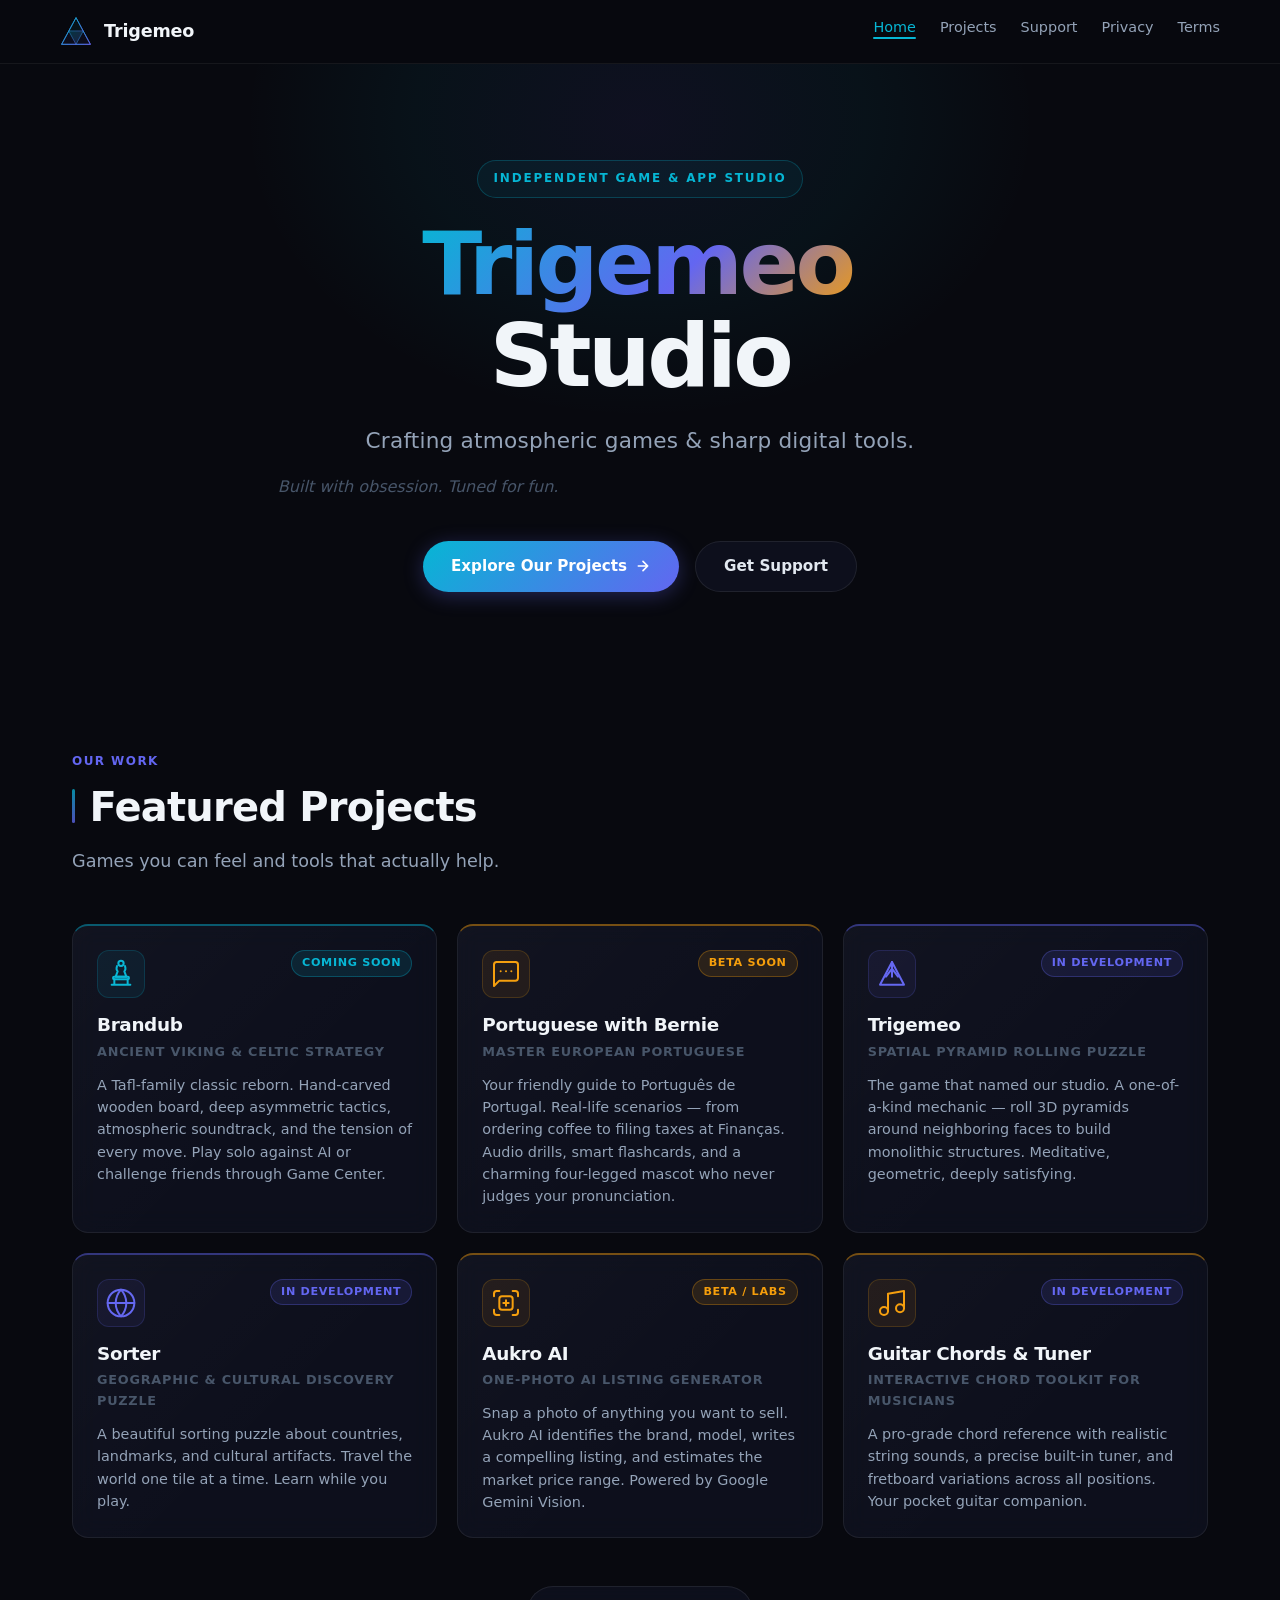
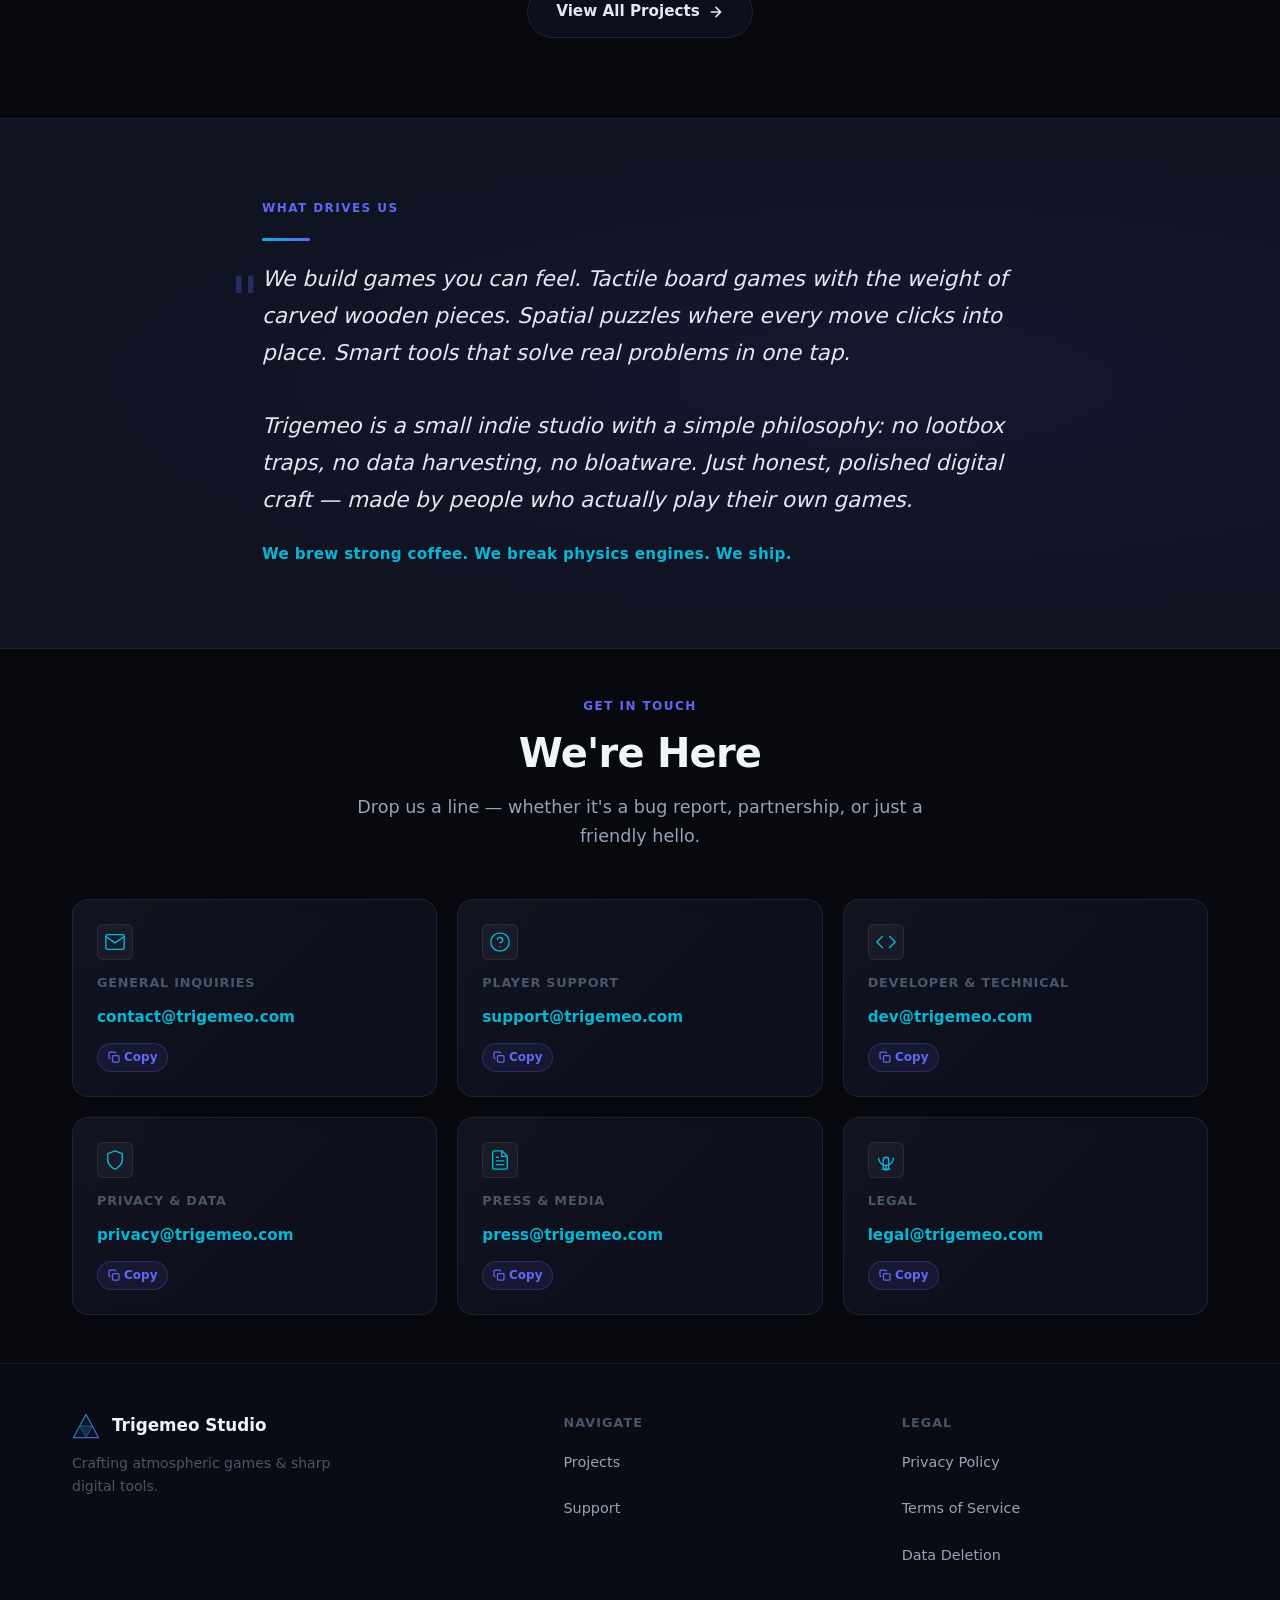
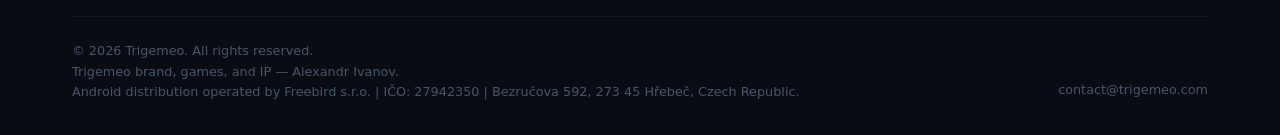
<file: index.html>
<!DOCTYPE html>
<html lang="en">
<head>
  <meta charset="UTF-8">
  <meta name="viewport" content="width=device-width, initial-scale=1.0">

  <title>Trigemeo Studio — Indie Games &amp; Smart Digital Tools</title>
  <meta name="description" content="Independent game studio crafting atmospheric board games, innovative spatial puzzles, and sharp utility apps. Built with obsession, tuned for fun.">
  <meta name="robots" content="index, follow">
  <link rel="canonical" href="https://trigemeo.com/">

  <!-- Open Graph -->
  <meta property="og:type"        content="website">
  <meta property="og:url"         content="https://trigemeo.com/">
  <meta property="og:site_name"   content="Trigemeo Studio">
  <meta property="og:title"       content="Trigemeo Studio — Indie Games &amp; Smart Digital Tools">
  <meta property="og:description" content="Atmospheric board games, innovative puzzles, and smart digital tools from an indie studio that plays its own games.">
  <meta property="og:image"       content="https://trigemeo.com/assets/img/og-cover.png">

  <!-- Twitter Card -->
  <meta name="twitter:card"        content="summary_large_image">
  <meta name="twitter:title"       content="Trigemeo Studio">
  <meta name="twitter:description" content="Indie games &amp; smart digital tools. Built with obsession, tuned for fun.">
  <meta name="twitter:image"       content="https://trigemeo.com/assets/img/og-cover.png">

  <link rel="stylesheet" href="assets/css/style.css">
  <link rel="icon" href="assets/img/logo.svg" type="image/svg+xml">
</head>
<body>

  <!-- ── Navigation ── -->
  <nav class="nav" aria-label="Main navigation">
    <div class="nav__inner">
      <a href="/" class="nav__logo" aria-label="Trigemeo Studio — Home">
        <img src="assets/img/logo.svg" alt="" class="nav__logo-img" width="32" height="32">
        Trigemeo
      </a>

      <ul class="nav__links" role="list">
        <li><a href="/" aria-current="page">Home</a></li>
        <li><a href="projects/">Projects</a></li>
        <li><a href="support/">Support</a></li>
        <li><a href="privacy/">Privacy</a></li>
        <li><a href="terms/">Terms</a></li>
      </ul>

      <button class="nav__burger" aria-label="Toggle menu" aria-expanded="false" aria-controls="nav-links">
        <span class="nav__burger-line"></span>
        <span class="nav__burger-line"></span>
        <span class="nav__burger-line"></span>
      </button>
    </div>
  </nav>

  <main>

    <!-- ── Hero ── -->
    <section class="hero" aria-labelledby="hero-title">
      <div class="container">
        <span class="hero__eyebrow">Independent Game &amp; App Studio</span>

        <h1 class="hero__title" id="hero-title">
          <span class="text-gradient">Trigemeo</span><br>
          Studio
        </h1>

        <p class="hero__subtitle">
          Crafting atmospheric games &amp; sharp digital tools.
        </p>
        <p class="hero__tagline">Built with obsession. Tuned for fun.</p>

        <div class="hero__cta">
          <a href="projects/" class="btn btn--primary">
            Explore Our Projects
            <svg width="16" height="16" viewBox="0 0 24 24" fill="none" stroke="currentColor" stroke-width="2.5" stroke-linecap="round" stroke-linejoin="round" aria-hidden="true"><path d="M5 12h14M12 5l7 7-7 7"/></svg>
          </a>
          <a href="support/" class="btn btn--secondary">Get Support</a>
        </div>
      </div>
    </section>

    <!-- ── Featured Projects ── -->
    <section class="section" aria-labelledby="projects-title">
      <div class="container">
        <header class="section__header">
          <span class="section__eyebrow">Our Work</span>
          <h2 class="section__title" id="projects-title">Featured Projects</h2>
          <p class="section__subtitle">
            Games you can feel and tools that actually help.
          </p>
        </header>

        <div class="grid grid--3" role="list">

          <!-- Brandub -->
          <article class="card card--cyan" role="listitem">
            <div class="card__top">
              <span class="card__icon card__icon--cyan" aria-hidden="true">
                <!-- Chess piece / board game icon -->
                <svg width="32" height="32" viewBox="0 0 24 24" fill="none" stroke="currentColor" stroke-width="1.5" stroke-linecap="round" stroke-linejoin="round"><path d="M12 2a2 2 0 1 0 0 4 2 2 0 0 0 0-4z"/><path d="M9 6c-.5 1.5-.5 3 .5 4L8 14h8l-1.5-4c1-1 1-2.5.5-4"/><rect x="6" y="14" width="12" height="2" rx="1"/><path d="M5 20h14M7 16v4M17 16v4"/></svg>
              </span>
              <span class="badge badge--coming-soon">Coming Soon</span>
            </div>
            <h3 class="card__title">Brandub</h3>
            <p class="card__subtitle">Ancient Viking &amp; Celtic Strategy</p>
            <p class="card__desc">A Tafl-family classic reborn. Hand-carved wooden board, deep asymmetric tactics, atmospheric soundtrack, and the tension of every move. Play solo against AI or challenge friends through Game Center.</p>
          </article>

          <!-- Portuguese with Bernie -->
          <article class="card card--amber" role="listitem">
            <div class="card__top">
              <span class="card__icon card__icon--amber" aria-hidden="true">
                <!-- Speech bubble / language learning icon -->
                <svg width="32" height="32" viewBox="0 0 24 24" fill="none" stroke="currentColor" stroke-width="1.5" stroke-linecap="round" stroke-linejoin="round"><path d="M21 15a2 2 0 0 1-2 2H7l-4 4V5a2 2 0 0 1 2-2h14a2 2 0 0 1 2 2z"/><path d="M8 10h.01M12 10h.01M16 10h.01"/></svg>
              </span>
              <span class="badge badge--beta">Beta Soon</span>
            </div>
            <h3 class="card__title">Portuguese with Bernie</h3>
            <p class="card__subtitle">Master European Portuguese</p>
            <p class="card__desc">Your friendly guide to Português de Portugal. Real-life scenarios — from ordering coffee to filing taxes at Finanças. Audio drills, smart flashcards, and a charming four-legged mascot who never judges your pronunciation.</p>
          </article>

          <!-- Trigemeo -->
          <article class="card card--indigo" role="listitem">
            <div class="card__top">
              <span class="card__icon card__icon--indigo" aria-hidden="true">
                <!-- Triangle / pyramid geometry icon -->
                <svg width="32" height="32" viewBox="0 0 24 24" fill="none" stroke="currentColor" stroke-width="1.5" stroke-linecap="round" stroke-linejoin="round"><path d="M12 3 3 20h18L12 3z"/><path d="M12 3v11M7.5 14l4.5-6 4.5 6"/></svg>
              </span>
              <span class="badge badge--in-dev">In Development</span>
            </div>
            <h3 class="card__title">Trigemeo</h3>
            <p class="card__subtitle">Spatial Pyramid Rolling Puzzle</p>
            <p class="card__desc">The game that named our studio. A one-of-a-kind mechanic — roll 3D pyramids around neighboring faces to build monolithic structures. Meditative, geometric, deeply satisfying.</p>
          </article>

          <!-- Sorter -->
          <article class="card card--indigo" role="listitem">
            <div class="card__top">
              <span class="card__icon card__icon--indigo" aria-hidden="true">
                <!-- Globe / world icon -->
                <svg width="32" height="32" viewBox="0 0 24 24" fill="none" stroke="currentColor" stroke-width="1.5" stroke-linecap="round" stroke-linejoin="round"><circle cx="12" cy="12" r="10"/><path d="M2 12h20M12 2a15.3 15.3 0 0 1 4 10 15.3 15.3 0 0 1-4 10 15.3 15.3 0 0 1-4-10 15.3 15.3 0 0 1 4-10z"/></svg>
              </span>
              <span class="badge badge--in-dev">In Development</span>
            </div>
            <h3 class="card__title">Sorter</h3>
            <p class="card__subtitle">Geographic &amp; Cultural Discovery Puzzle</p>
            <p class="card__desc">A beautiful sorting puzzle about countries, landmarks, and cultural artifacts. Travel the world one tile at a time. Learn while you play.</p>
          </article>

          <!-- Aukro AI -->
          <article class="card card--amber" role="listitem">
            <div class="card__top">
              <span class="card__icon card__icon--amber" aria-hidden="true">
                <!-- AI / scan icon -->
                <svg width="32" height="32" viewBox="0 0 24 24" fill="none" stroke="currentColor" stroke-width="1.5" stroke-linecap="round" stroke-linejoin="round"><path d="M3 7V5a2 2 0 0 1 2-2h2M17 3h2a2 2 0 0 1 2 2v2M21 17v2a2 2 0 0 1-2 2h-2M7 21H5a2 2 0 0 1-2-2v-2"/><rect x="7" y="7" width="10" height="10" rx="2"/><path d="M10 12h4M12 10v4"/></svg>
              </span>
              <span class="badge badge--beta">Beta / Labs</span>
            </div>
            <h3 class="card__title">Aukro AI</h3>
            <p class="card__subtitle">One-Photo AI Listing Generator</p>
            <p class="card__desc">Snap a photo of anything you want to sell. Aukro AI identifies the brand, model, writes a compelling listing, and estimates the market price range. Powered by Google Gemini Vision.</p>
          </article>

          <!-- Guitar Chords -->
          <article class="card card--amber" role="listitem">
            <div class="card__top">
              <span class="card__icon card__icon--amber" aria-hidden="true">
                <!-- Music / waveform icon -->
                <svg width="32" height="32" viewBox="0 0 24 24" fill="none" stroke="currentColor" stroke-width="1.5" stroke-linecap="round" stroke-linejoin="round"><path d="M9 18V5l12-2v13"/><circle cx="6" cy="18" r="3"/><circle cx="18" cy="16" r="3"/></svg>
              </span>
              <span class="badge badge--in-dev">In Development</span>
            </div>
            <h3 class="card__title">Guitar Chords &amp; Tuner</h3>
            <p class="card__subtitle">Interactive Chord Toolkit for Musicians</p>
            <p class="card__desc">A pro-grade chord reference with realistic string sounds, a precise built-in tuner, and fretboard variations across all positions. Your pocket guitar companion.</p>
          </article>

        </div>

        <div class="text-center" style="margin-top: 3rem;">
          <a href="projects/" class="btn btn--secondary">
            View All Projects
            <svg width="16" height="16" viewBox="0 0 24 24" fill="none" stroke="currentColor" stroke-width="2.5" stroke-linecap="round" stroke-linejoin="round" aria-hidden="true"><path d="M5 12h14M12 5l7 7-7 7"/></svg>
          </a>
        </div>
      </div>
    </section>

    <!-- ── Philosophy ── -->
    <section class="philosophy section" aria-labelledby="philosophy-title">
      <div class="container container--narrow">
        <span class="section__eyebrow">What Drives Us</span>
        <div class="divider"></div>
        <blockquote class="philosophy__quote" cite="https://trigemeo.com">
          We build games you can feel. Tactile board games with the weight of carved wooden pieces.
          Spatial puzzles where every move clicks into place. Smart tools that solve real problems in one tap.
          <br><br>
          Trigemeo is a small indie studio with a simple philosophy:
          no lootbox traps, no data harvesting, no bloatware.
          Just honest, polished digital craft — made by people who actually play their own games.
          <footer class="philosophy__tagline">We brew strong coffee. We break physics engines. We ship.</footer>
        </blockquote>
      </div>
    </section>

    <!-- ── Contact ── -->
    <section class="section section--sm" aria-labelledby="contact-title">
      <div class="container">
        <header class="section__header text-center">
          <span class="section__eyebrow">Get in Touch</span>
          <h2 class="section__title" id="contact-title">We're Here</h2>
          <p class="section__subtitle" style="margin:0 auto;">
            Drop us a line — whether it's a bug report, partnership, or just a friendly hello.
          </p>
        </header>

        <div class="grid grid--3">

          <div class="card contact-card">
            <span class="contact-card__icon" aria-hidden="true">
              <svg width="22" height="22" viewBox="0 0 24 24" fill="none" stroke="currentColor" stroke-width="1.5" stroke-linecap="round" stroke-linejoin="round"><path d="M4 4h16c1.1 0 2 .9 2 2v12c0 1.1-.9 2-2 2H4c-1.1 0-2-.9-2-2V6c0-1.1.9-2 2-2z"/><polyline points="22,6 12,13 2,6"/></svg>
            </span>
            <span class="contact-card__label">General Inquiries</span>
            <a href="mailto:contact@trigemeo.com" class="contact-card__email">contact@trigemeo.com</a>
            <button class="contact-card__copy" data-copy-email="contact@trigemeo.com" aria-label="Copy email address">
              <svg width="12" height="12" viewBox="0 0 24 24" fill="none" stroke="currentColor" stroke-width="2.5" aria-hidden="true"><rect x="9" y="9" width="13" height="13" rx="2"/><path d="M5 15H4a2 2 0 01-2-2V4a2 2 0 012-2h9a2 2 0 012 2v1"/></svg>
              Copy
            </button>
          </div>

          <div class="card contact-card">
            <span class="contact-card__icon" aria-hidden="true">
              <svg width="22" height="22" viewBox="0 0 24 24" fill="none" stroke="currentColor" stroke-width="1.5" stroke-linecap="round" stroke-linejoin="round"><circle cx="12" cy="12" r="10"/><path d="M9.09 9a3 3 0 0 1 5.83 1c0 2-3 3-3 3"/><path d="M12 17h.01"/></svg>
            </span>
            <span class="contact-card__label">Player Support</span>
            <a href="mailto:support@trigemeo.com" class="contact-card__email">support@trigemeo.com</a>
            <button class="contact-card__copy" data-copy-email="support@trigemeo.com" aria-label="Copy email address">
              <svg width="12" height="12" viewBox="0 0 24 24" fill="none" stroke="currentColor" stroke-width="2.5" aria-hidden="true"><rect x="9" y="9" width="13" height="13" rx="2"/><path d="M5 15H4a2 2 0 01-2-2V4a2 2 0 012-2h9a2 2 0 012 2v1"/></svg>
              Copy
            </button>
          </div>

          <div class="card contact-card">
            <span class="contact-card__icon" aria-hidden="true">
              <svg width="22" height="22" viewBox="0 0 24 24" fill="none" stroke="currentColor" stroke-width="1.5" stroke-linecap="round" stroke-linejoin="round"><polyline points="16 18 22 12 16 6"/><polyline points="8 6 2 12 8 18"/></svg>
            </span>
            <span class="contact-card__label">Developer &amp; Technical</span>
            <a href="mailto:dev@trigemeo.com" class="contact-card__email">dev@trigemeo.com</a>
            <button class="contact-card__copy" data-copy-email="dev@trigemeo.com" aria-label="Copy email address">
              <svg width="12" height="12" viewBox="0 0 24 24" fill="none" stroke="currentColor" stroke-width="2.5" aria-hidden="true"><rect x="9" y="9" width="13" height="13" rx="2"/><path d="M5 15H4a2 2 0 01-2-2V4a2 2 0 012-2h9a2 2 0 012 2v1"/></svg>
              Copy
            </button>
          </div>

          <div class="card contact-card">
            <span class="contact-card__icon" aria-hidden="true">
              <svg width="22" height="22" viewBox="0 0 24 24" fill="none" stroke="currentColor" stroke-width="1.5" stroke-linecap="round" stroke-linejoin="round"><path d="M12 22s8-4 8-10V5l-8-3-8 3v7c0 6 8 10 8 10z"/></svg>
            </span>
            <span class="contact-card__label">Privacy &amp; Data</span>
            <a href="mailto:privacy@trigemeo.com" class="contact-card__email">privacy@trigemeo.com</a>
            <button class="contact-card__copy" data-copy-email="privacy@trigemeo.com" aria-label="Copy email address">
              <svg width="12" height="12" viewBox="0 0 24 24" fill="none" stroke="currentColor" stroke-width="2.5" aria-hidden="true"><rect x="9" y="9" width="13" height="13" rx="2"/><path d="M5 15H4a2 2 0 01-2-2V4a2 2 0 012-2h9a2 2 0 012 2v1"/></svg>
              Copy
            </button>
          </div>

          <div class="card contact-card">
            <span class="contact-card__icon" aria-hidden="true">
              <svg width="22" height="22" viewBox="0 0 24 24" fill="none" stroke="currentColor" stroke-width="1.5" stroke-linecap="round" stroke-linejoin="round"><path d="M14 2H6a2 2 0 0 0-2 2v16a2 2 0 0 0 2 2h12a2 2 0 0 0 2-2V8z"/><polyline points="14 2 14 8 20 8"/><line x1="16" y1="13" x2="8" y2="13"/><line x1="16" y1="17" x2="8" y2="17"/><polyline points="10 9 9 9 8 9"/></svg>
            </span>
            <span class="contact-card__label">Press &amp; Media</span>
            <a href="mailto:press@trigemeo.com" class="contact-card__email">press@trigemeo.com</a>
            <button class="contact-card__copy" data-copy-email="press@trigemeo.com" aria-label="Copy email address">
              <svg width="12" height="12" viewBox="0 0 24 24" fill="none" stroke="currentColor" stroke-width="2.5" aria-hidden="true"><rect x="9" y="9" width="13" height="13" rx="2"/><path d="M5 15H4a2 2 0 01-2-2V4a2 2 0 012-2h9a2 2 0 012 2v1"/></svg>
              Copy
            </button>
          </div>

          <div class="card contact-card">
            <span class="contact-card__icon" aria-hidden="true">
              <svg width="22" height="22" viewBox="0 0 24 24" fill="none" stroke="currentColor" stroke-width="1.5" stroke-linecap="round" stroke-linejoin="round"><path d="M12 1a3 3 0 0 0-3 3v8a3 3 0 0 0 6 0V4a3 3 0 0 0-3-3z" transform="rotate(180 12 12)"/><path d="M20 10c0 4.418-3.582 8-8 8s-8-3.582-8-8"/><line x1="12" y1="18" x2="12" y2="22"/><line x1="8" y1="22" x2="16" y2="22"/></svg>
            </span>
            <span class="contact-card__label">Legal</span>
            <a href="mailto:legal@trigemeo.com" class="contact-card__email">legal@trigemeo.com</a>
            <button class="contact-card__copy" data-copy-email="legal@trigemeo.com" aria-label="Copy email address">
              <svg width="12" height="12" viewBox="0 0 24 24" fill="none" stroke="currentColor" stroke-width="2.5" aria-hidden="true"><rect x="9" y="9" width="13" height="13" rx="2"/><path d="M5 15H4a2 2 0 01-2-2V4a2 2 0 012-2h9a2 2 0 012 2v1"/></svg>
              Copy
            </button>
          </div>

        </div>
      </div>
    </section>

  </main>

  <!-- ── Footer ── -->
  <footer class="footer" role="contentinfo">
    <div class="container">
      <div class="footer__grid">

        <div class="footer__brand">
          <a href="/" class="footer__logo" aria-label="Trigemeo Studio">
            <img src="assets/img/logo.svg" alt="" class="footer__logo-img" width="28" height="28">
            Trigemeo Studio
          </a>
          <p class="footer__tagline">Crafting atmospheric games &amp; sharp digital tools.</p>
        </div>

        <div>
          <p class="footer__nav-title">Navigate</p>
          <ul class="footer__nav-list" role="list">
            <li><a href="projects/">Projects</a></li>
            <li><a href="support/">Support</a></li>
          </ul>
        </div>

        <div>
          <p class="footer__nav-title">Legal</p>
          <ul class="footer__nav-list" role="list">
            <li><a href="privacy/">Privacy Policy</a></li>
            <li><a href="terms/">Terms of Service</a></li>
            <li><a href="support/#delete-data">Data Deletion</a></li>
          </ul>
        </div>

      </div>

      <div class="footer__bottom">
        <div>
          <p class="footer__legal">© 2026 Trigemeo. All rights reserved.</p>
          <p class="footer__legal">Trigemeo brand, games, and IP — Alexandr Ivanov.</p>
          <p class="footer__legal">Android distribution operated by Freebird s.r.o. | IČO: 27942350 | Bezručova 592, 273 45 Hřebeč, Czech Republic.</p>
        </div>
        <div>
          <a href="mailto:contact@trigemeo.com" class="footer__legal" style="color: var(--text-muted);">contact@trigemeo.com</a>
        </div>
      </div>
    </div>
  </footer>

  <script src="assets/js/main.js"></script>
</body>
</html>
</file>
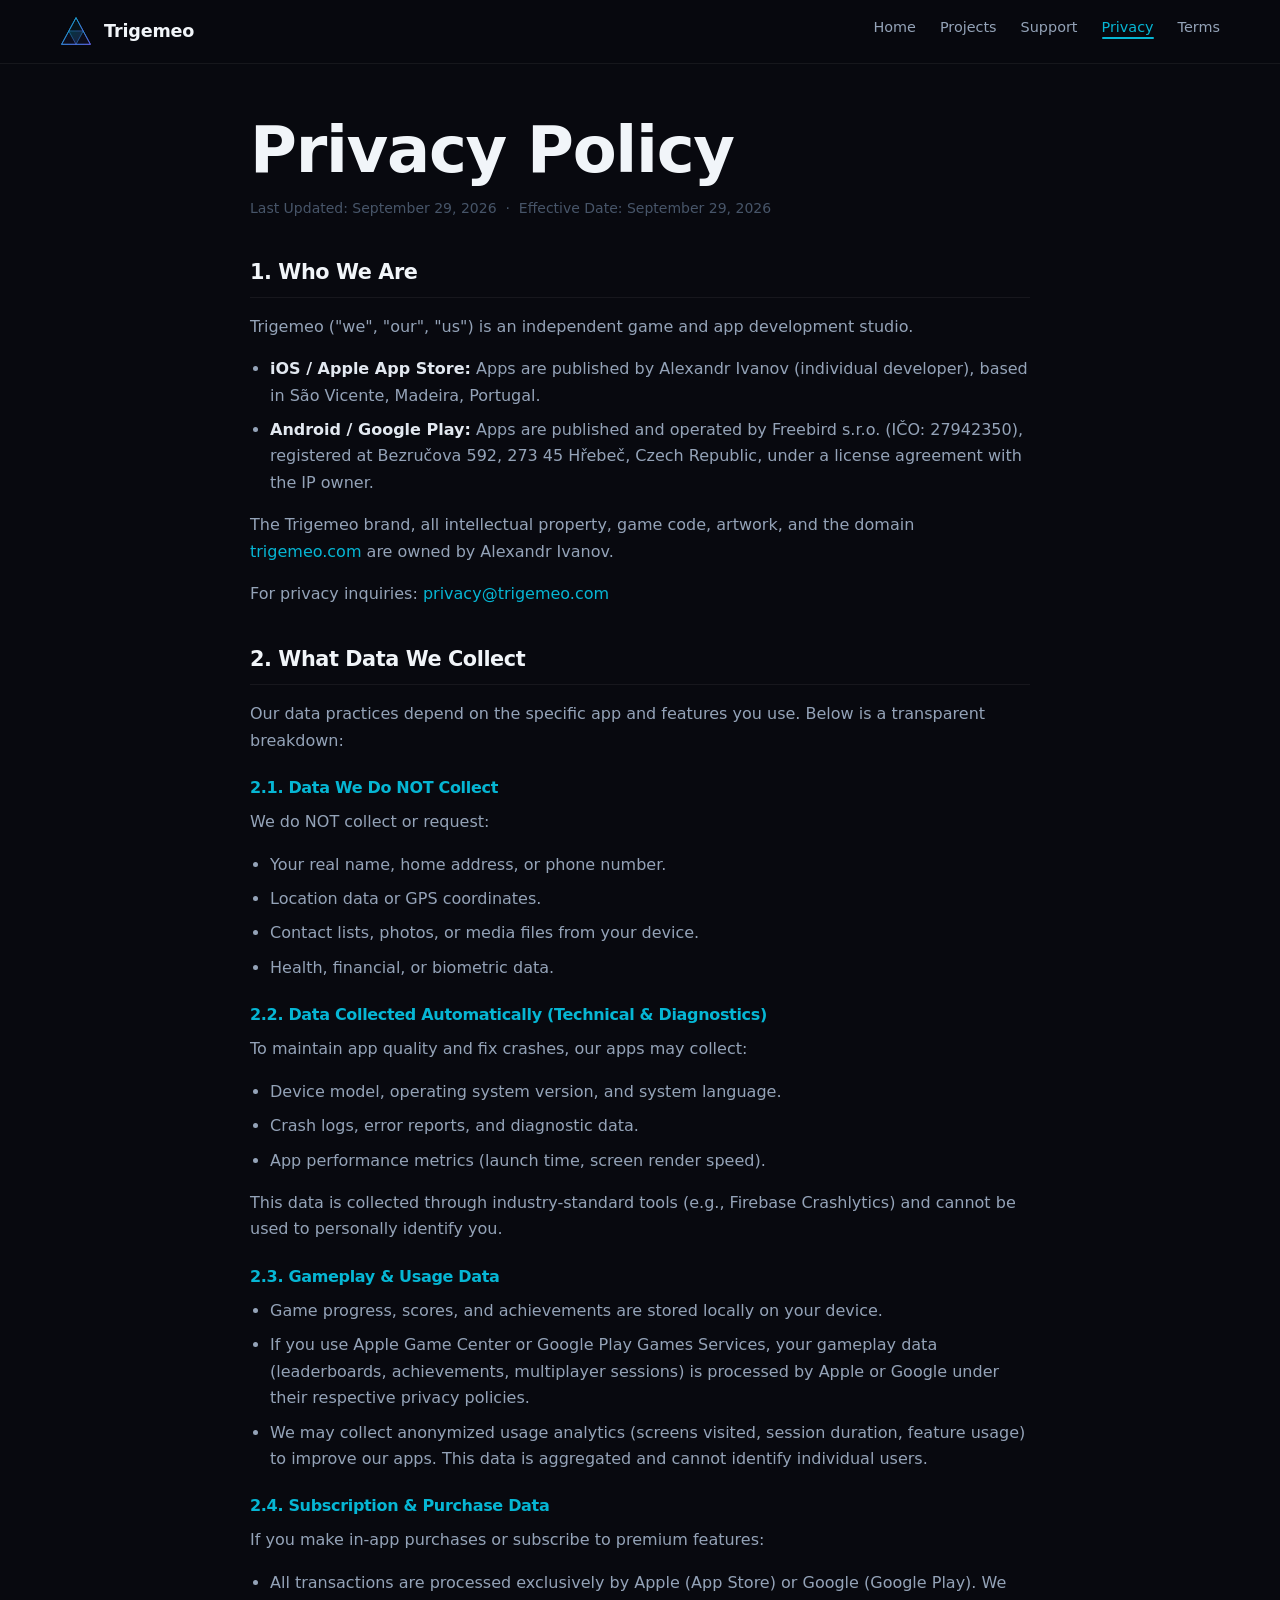
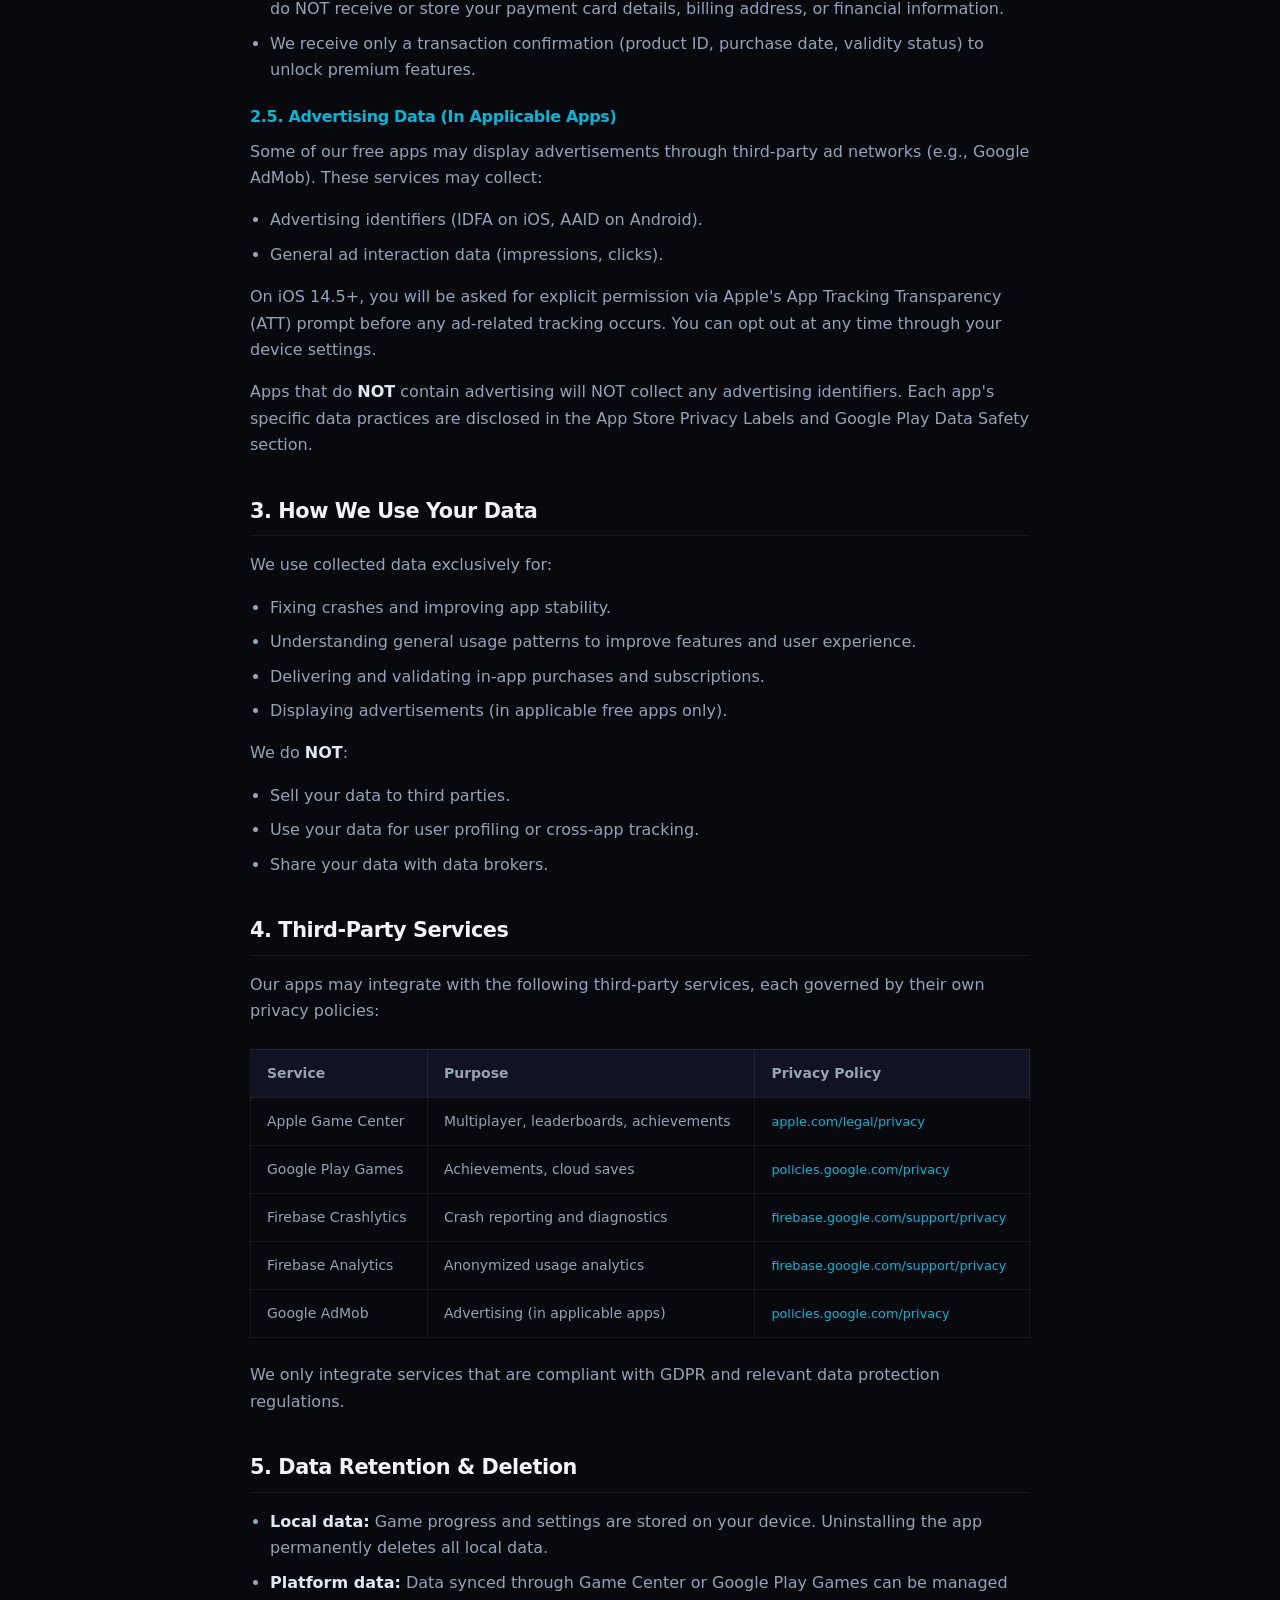
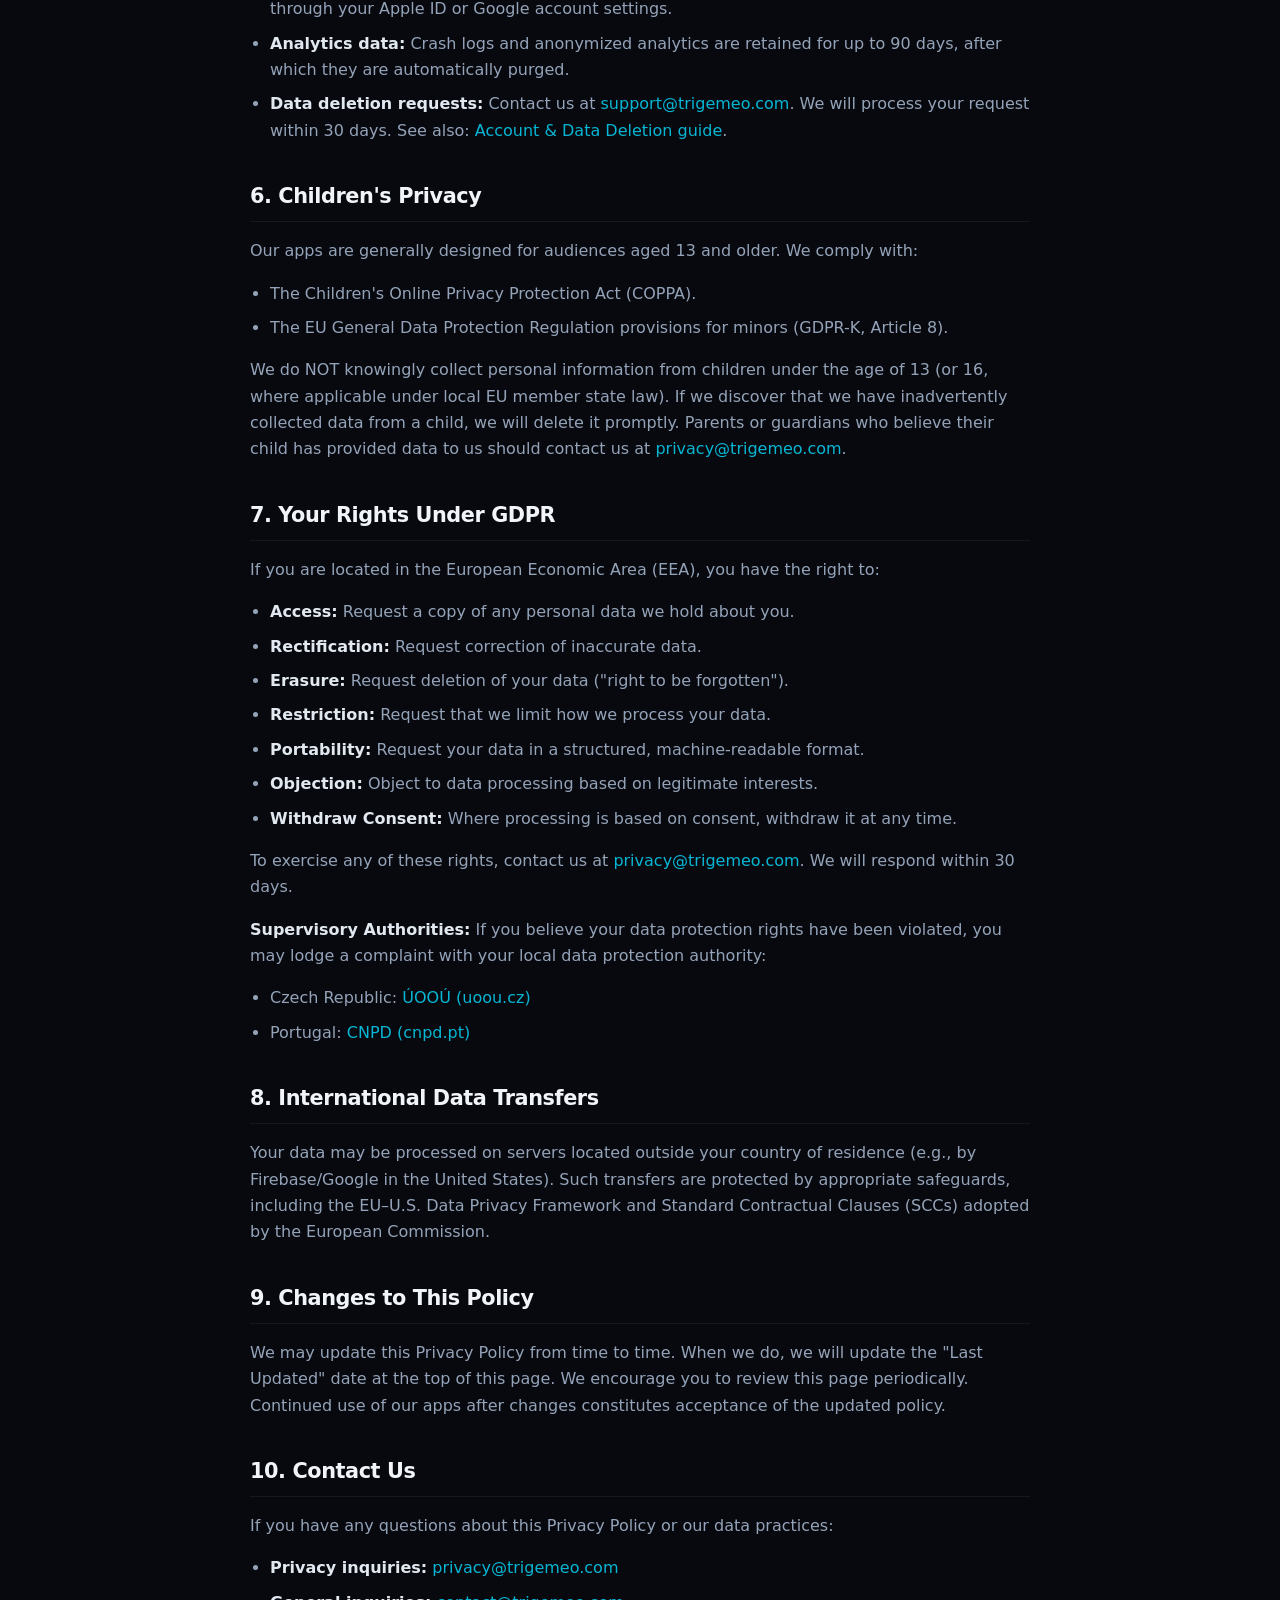
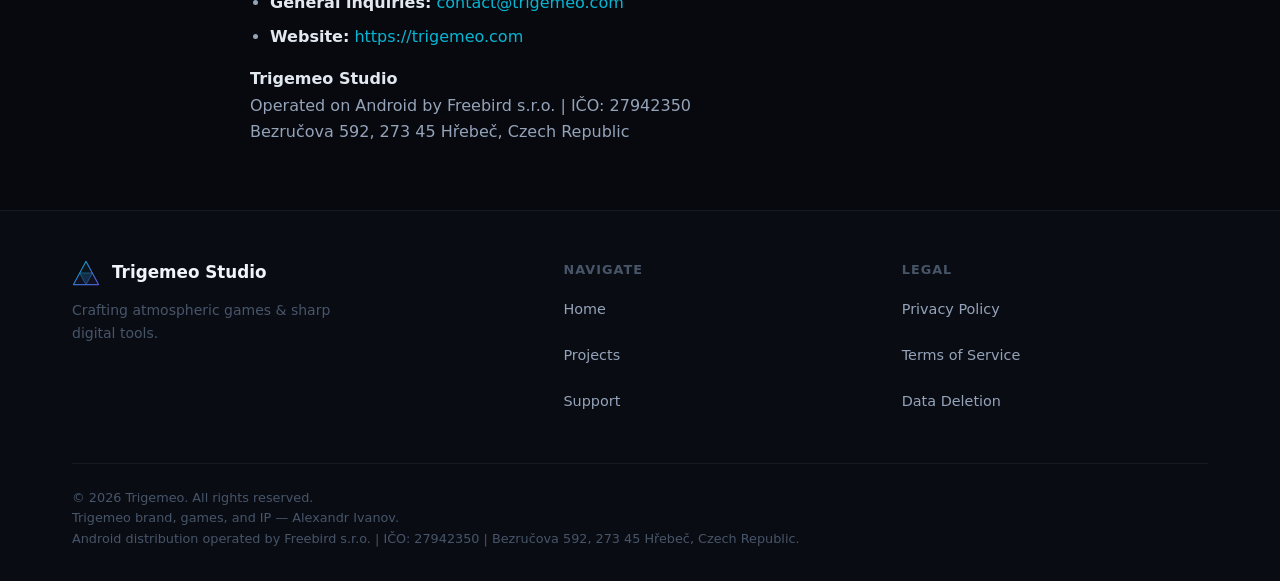
<file: privacy/index.html>
<!DOCTYPE html>
<html lang="en">
<head>
  <meta charset="UTF-8">
  <meta name="viewport" content="width=device-width, initial-scale=1.0">

  <title>Privacy Policy — Trigemeo Studio</title>
  <meta name="description" content="Trigemeo Studio Privacy Policy. How we handle your data across all games and applications. GDPR, COPPA, and app store compliant.">
  <meta name="robots" content="index, follow">
  <link rel="canonical" href="https://trigemeo.com/privacy/">

  <meta property="og:type"        content="website">
  <meta property="og:url"         content="https://trigemeo.com/privacy/">
  <meta property="og:title"       content="Privacy Policy — Trigemeo Studio">
  <meta property="og:site_name"   content="Trigemeo Studio">

  <link rel="stylesheet" href="../assets/css/style.css">
  <link rel="icon" href="../assets/img/logo.svg" type="image/svg+xml">
</head>
<body>

  <!-- ── Navigation ── -->
  <nav class="nav" aria-label="Main navigation">
    <div class="nav__inner">
      <a href="/" class="nav__logo" aria-label="Trigemeo Studio — Home">
        <img src="../assets/img/logo.svg" alt="" class="nav__logo-img" width="32" height="32">
        Trigemeo
      </a>
      <ul class="nav__links" role="list">
        <li><a href="/">Home</a></li>
        <li><a href="/projects/">Projects</a></li>
        <li><a href="/support/">Support</a></li>
        <li><a href="/privacy/" aria-current="page">Privacy</a></li>
        <li><a href="/terms/">Terms</a></li>
      </ul>
      <button class="nav__burger" aria-label="Toggle menu" aria-expanded="false">
        <span class="nav__burger-line"></span>
        <span class="nav__burger-line"></span>
        <span class="nav__burger-line"></span>
      </button>
    </div>
  </nav>

  <main>
    <article class="legal-content">

      <h1>Privacy Policy</h1>
      <span class="legal-date">
        Last Updated: September 29, 2026 &nbsp;·&nbsp; Effective Date: September 29, 2026
      </span>

      <h2>1. Who We Are</h2>
      <p>Trigemeo ("we", "our", "us") is an independent game and app development studio.</p>
      <ul>
        <li><strong>iOS / Apple App Store:</strong> Apps are published by Alexandr Ivanov (individual developer), based in São Vicente, Madeira, Portugal.</li>
        <li><strong>Android / Google Play:</strong> Apps are published and operated by Freebird s.r.o. (IČO: 27942350), registered at Bezručova 592, 273 45 Hřebeč, Czech Republic, under a license agreement with the IP owner.</li>
      </ul>
      <p>The Trigemeo brand, all intellectual property, game code, artwork, and the domain <a href="https://trigemeo.com">trigemeo.com</a> are owned by Alexandr Ivanov.</p>
      <p>For privacy inquiries: <a href="mailto:privacy@trigemeo.com">privacy@trigemeo.com</a></p>

      <h2>2. What Data We Collect</h2>
      <p>Our data practices depend on the specific app and features you use. Below is a transparent breakdown:</p>

      <h3>2.1. Data We Do NOT Collect</h3>
      <p>We do NOT collect or request:</p>
      <ul>
        <li>Your real name, home address, or phone number.</li>
        <li>Location data or GPS coordinates.</li>
        <li>Contact lists, photos, or media files from your device.</li>
        <li>Health, financial, or biometric data.</li>
      </ul>

      <h3>2.2. Data Collected Automatically (Technical &amp; Diagnostics)</h3>
      <p>To maintain app quality and fix crashes, our apps may collect:</p>
      <ul>
        <li>Device model, operating system version, and system language.</li>
        <li>Crash logs, error reports, and diagnostic data.</li>
        <li>App performance metrics (launch time, screen render speed).</li>
      </ul>
      <p>This data is collected through industry-standard tools (e.g., Firebase Crashlytics) and cannot be used to personally identify you.</p>

      <h3>2.3. Gameplay &amp; Usage Data</h3>
      <ul>
        <li>Game progress, scores, and achievements are stored locally on your device.</li>
        <li>If you use Apple Game Center or Google Play Games Services, your gameplay data (leaderboards, achievements, multiplayer sessions) is processed by Apple or Google under their respective privacy policies.</li>
        <li>We may collect anonymized usage analytics (screens visited, session duration, feature usage) to improve our apps. This data is aggregated and cannot identify individual users.</li>
      </ul>

      <h3>2.4. Subscription &amp; Purchase Data</h3>
      <p>If you make in-app purchases or subscribe to premium features:</p>
      <ul>
        <li>All transactions are processed exclusively by Apple (App Store) or Google (Google Play). We do NOT receive or store your payment card details, billing address, or financial information.</li>
        <li>We receive only a transaction confirmation (product ID, purchase date, validity status) to unlock premium features.</li>
      </ul>

      <h3>2.5. Advertising Data (In Applicable Apps)</h3>
      <p>Some of our free apps may display advertisements through third-party ad networks (e.g., Google AdMob). These services may collect:</p>
      <ul>
        <li>Advertising identifiers (IDFA on iOS, AAID on Android).</li>
        <li>General ad interaction data (impressions, clicks).</li>
      </ul>
      <p>On iOS 14.5+, you will be asked for explicit permission via Apple's App Tracking Transparency (ATT) prompt before any ad-related tracking occurs. You can opt out at any time through your device settings.</p>
      <p>Apps that do <strong>NOT</strong> contain advertising will NOT collect any advertising identifiers. Each app's specific data practices are disclosed in the App Store Privacy Labels and Google Play Data Safety section.</p>

      <h2>3. How We Use Your Data</h2>
      <p>We use collected data exclusively for:</p>
      <ul>
        <li>Fixing crashes and improving app stability.</li>
        <li>Understanding general usage patterns to improve features and user experience.</li>
        <li>Delivering and validating in-app purchases and subscriptions.</li>
        <li>Displaying advertisements (in applicable free apps only).</li>
      </ul>
      <p>We do <strong>NOT</strong>:</p>
      <ul>
        <li>Sell your data to third parties.</li>
        <li>Use your data for user profiling or cross-app tracking.</li>
        <li>Share your data with data brokers.</li>
      </ul>

      <h2>4. Third-Party Services</h2>
      <p>Our apps may integrate with the following third-party services, each governed by their own privacy policies:</p>
      <table>
        <thead>
          <tr>
            <th>Service</th>
            <th>Purpose</th>
            <th>Privacy Policy</th>
          </tr>
        </thead>
        <tbody>
          <tr>
            <td>Apple Game Center</td>
            <td>Multiplayer, leaderboards, achievements</td>
            <td><a href="https://www.apple.com/legal/privacy/" target="_blank" rel="noopener">apple.com/legal/privacy</a></td>
          </tr>
          <tr>
            <td>Google Play Games</td>
            <td>Achievements, cloud saves</td>
            <td><a href="https://policies.google.com/privacy" target="_blank" rel="noopener">policies.google.com/privacy</a></td>
          </tr>
          <tr>
            <td>Firebase Crashlytics</td>
            <td>Crash reporting and diagnostics</td>
            <td><a href="https://firebase.google.com/support/privacy" target="_blank" rel="noopener">firebase.google.com/support/privacy</a></td>
          </tr>
          <tr>
            <td>Firebase Analytics</td>
            <td>Anonymized usage analytics</td>
            <td><a href="https://firebase.google.com/support/privacy" target="_blank" rel="noopener">firebase.google.com/support/privacy</a></td>
          </tr>
          <tr>
            <td>Google AdMob</td>
            <td>Advertising (in applicable apps)</td>
            <td><a href="https://policies.google.com/privacy" target="_blank" rel="noopener">policies.google.com/privacy</a></td>
          </tr>
        </tbody>
      </table>
      <p>We only integrate services that are compliant with GDPR and relevant data protection regulations.</p>

      <h2>5. Data Retention &amp; Deletion</h2>
      <ul>
        <li><strong>Local data:</strong> Game progress and settings are stored on your device. Uninstalling the app permanently deletes all local data.</li>
        <li><strong>Platform data:</strong> Data synced through Game Center or Google Play Games can be managed through your Apple ID or Google account settings.</li>
        <li><strong>Analytics data:</strong> Crash logs and anonymized analytics are retained for up to 90 days, after which they are automatically purged.</li>
        <li><strong>Data deletion requests:</strong> Contact us at <a href="mailto:support@trigemeo.com">support@trigemeo.com</a>. We will process your request within 30 days. See also: <a href="/support/#delete-data">Account &amp; Data Deletion guide</a>.</li>
      </ul>

      <h2>6. Children's Privacy</h2>
      <p>Our apps are generally designed for audiences aged 13 and older. We comply with:</p>
      <ul>
        <li>The Children's Online Privacy Protection Act (COPPA).</li>
        <li>The EU General Data Protection Regulation provisions for minors (GDPR-K, Article 8).</li>
      </ul>
      <p>We do NOT knowingly collect personal information from children under the age of 13 (or 16, where applicable under local EU member state law). If we discover that we have inadvertently collected data from a child, we will delete it promptly. Parents or guardians who believe their child has provided data to us should contact us at <a href="mailto:privacy@trigemeo.com">privacy@trigemeo.com</a>.</p>

      <h2>7. Your Rights Under GDPR</h2>
      <p>If you are located in the European Economic Area (EEA), you have the right to:</p>
      <ul>
        <li><strong>Access:</strong> Request a copy of any personal data we hold about you.</li>
        <li><strong>Rectification:</strong> Request correction of inaccurate data.</li>
        <li><strong>Erasure:</strong> Request deletion of your data ("right to be forgotten").</li>
        <li><strong>Restriction:</strong> Request that we limit how we process your data.</li>
        <li><strong>Portability:</strong> Request your data in a structured, machine-readable format.</li>
        <li><strong>Objection:</strong> Object to data processing based on legitimate interests.</li>
        <li><strong>Withdraw Consent:</strong> Where processing is based on consent, withdraw it at any time.</li>
      </ul>
      <p>To exercise any of these rights, contact us at <a href="mailto:privacy@trigemeo.com">privacy@trigemeo.com</a>. We will respond within 30 days.</p>
      <p><strong>Supervisory Authorities:</strong> If you believe your data protection rights have been violated, you may lodge a complaint with your local data protection authority:</p>
      <ul>
        <li>Czech Republic: <a href="https://uoou.cz" target="_blank" rel="noopener">ÚOOÚ (uoou.cz)</a></li>
        <li>Portugal: <a href="https://cnpd.pt" target="_blank" rel="noopener">CNPD (cnpd.pt)</a></li>
      </ul>

      <h2>8. International Data Transfers</h2>
      <p>Your data may be processed on servers located outside your country of residence (e.g., by Firebase/Google in the United States). Such transfers are protected by appropriate safeguards, including the EU–U.S. Data Privacy Framework and Standard Contractual Clauses (SCCs) adopted by the European Commission.</p>

      <h2>9. Changes to This Policy</h2>
      <p>We may update this Privacy Policy from time to time. When we do, we will update the "Last Updated" date at the top of this page. We encourage you to review this page periodically. Continued use of our apps after changes constitutes acceptance of the updated policy.</p>

      <h2>10. Contact Us</h2>
      <p>If you have any questions about this Privacy Policy or our data practices:</p>
      <ul>
        <li><strong>Privacy inquiries:</strong> <a href="mailto:privacy@trigemeo.com">privacy@trigemeo.com</a></li>
        <li><strong>General inquiries:</strong> <a href="mailto:contact@trigemeo.com">contact@trigemeo.com</a></li>
        <li><strong>Website:</strong> <a href="https://trigemeo.com">https://trigemeo.com</a></li>
      </ul>
      <p>
        <strong>Trigemeo Studio</strong><br>
        Operated on Android by Freebird s.r.o. | IČO: 27942350<br>
        Bezručova 592, 273 45 Hřebeč, Czech Republic
      </p>

    </article>
  </main>

  <!-- ── Footer ── -->
  <footer class="footer" role="contentinfo">
    <div class="container">
      <div class="footer__grid">
        <div class="footer__brand">
          <a href="/" class="footer__logo">
            <img src="../assets/img/logo.svg" alt="" class="footer__logo-img" width="28" height="28">
            Trigemeo Studio
          </a>
          <p class="footer__tagline">Crafting atmospheric games &amp; sharp digital tools.</p>
        </div>
        <div>
          <p class="footer__nav-title">Navigate</p>
          <ul class="footer__nav-list" role="list">
            <li><a href="/">Home</a></li>
            <li><a href="/projects/">Projects</a></li>
            <li><a href="/support/">Support</a></li>
          </ul>
        </div>
        <div>
          <p class="footer__nav-title">Legal</p>
          <ul class="footer__nav-list" role="list">
            <li><a href="/privacy/">Privacy Policy</a></li>
            <li><a href="/terms/">Terms of Service</a></li>
            <li><a href="/support/#delete-data">Data Deletion</a></li>
          </ul>
        </div>
      </div>
      <div class="footer__bottom">
        <div>
          <p class="footer__legal">© 2026 Trigemeo. All rights reserved.</p>
          <p class="footer__legal">Trigemeo brand, games, and IP — Alexandr Ivanov.</p>
          <p class="footer__legal">Android distribution operated by Freebird s.r.o. | IČO: 27942350 | Bezručova 592, 273 45 Hřebeč, Czech Republic.</p>
        </div>
      </div>
    </div>
  </footer>

  <script src="../assets/js/main.js"></script>
</body>
</html>
</file>
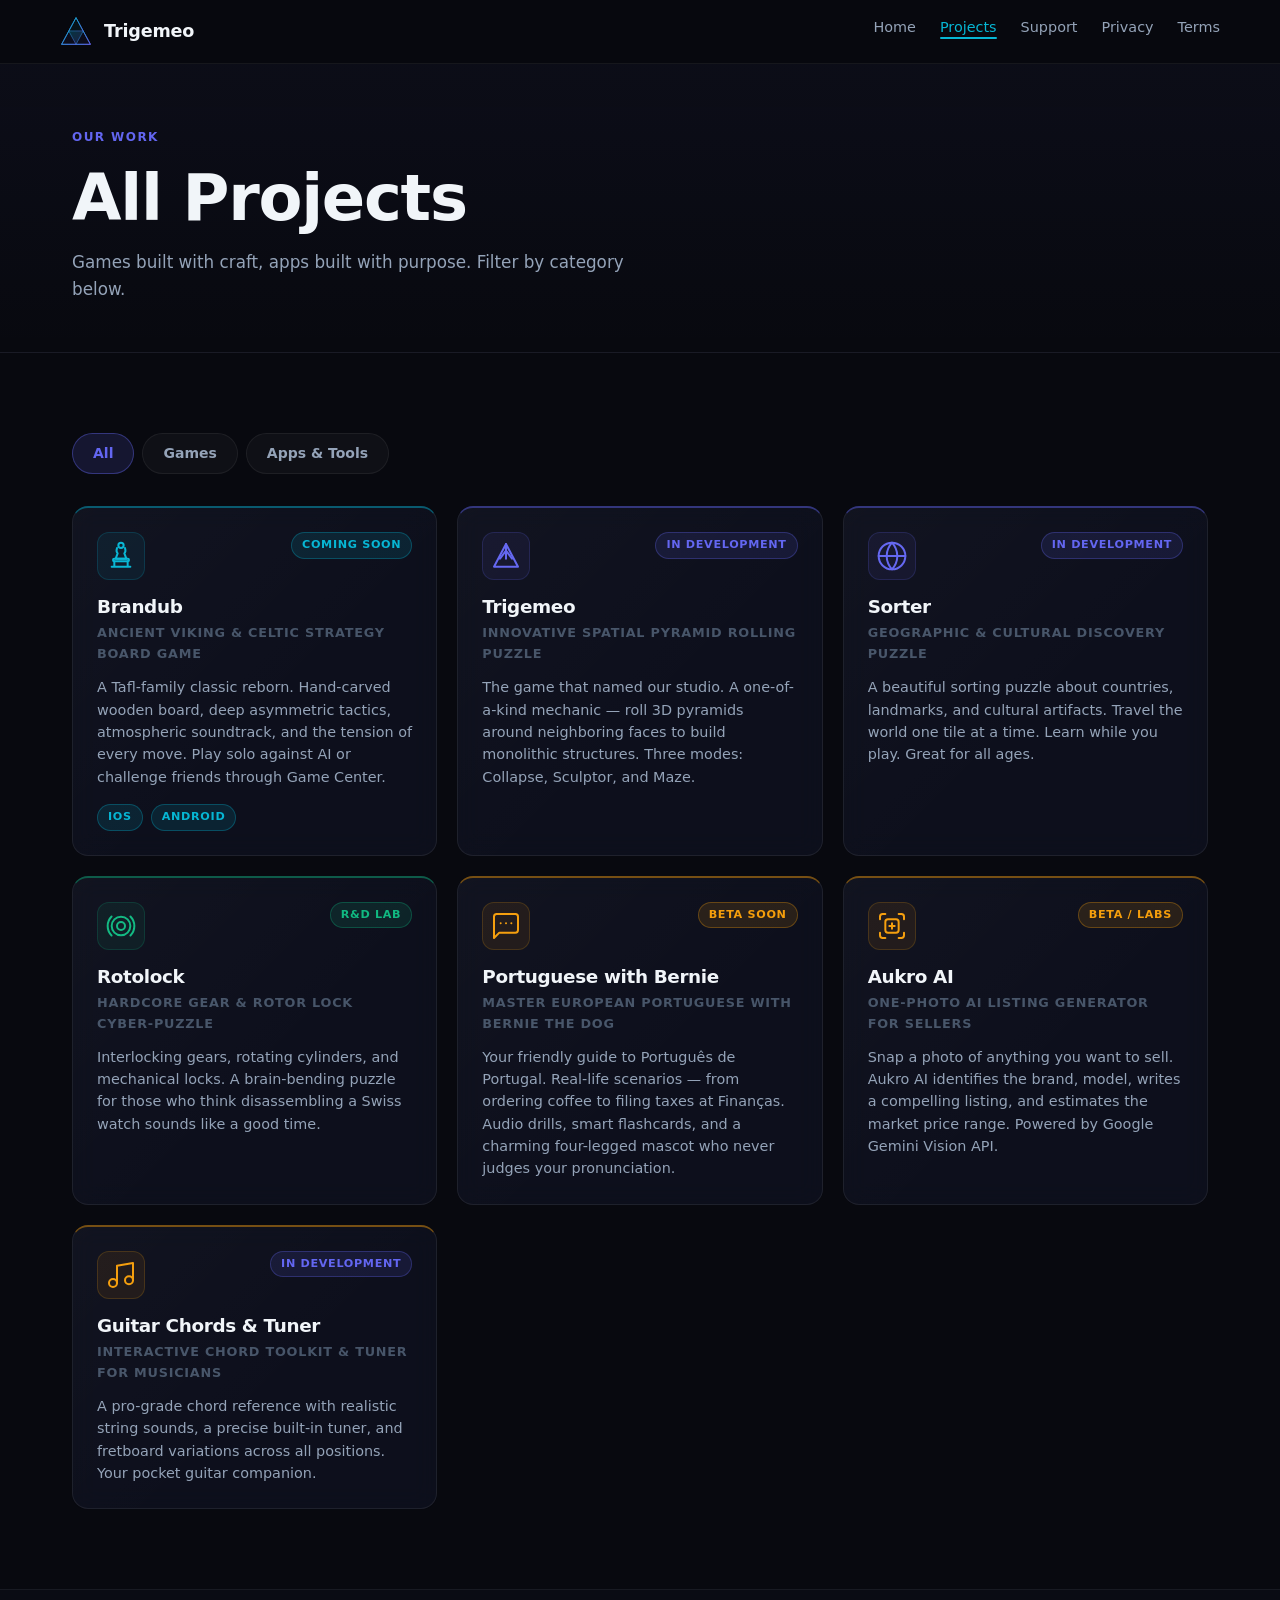
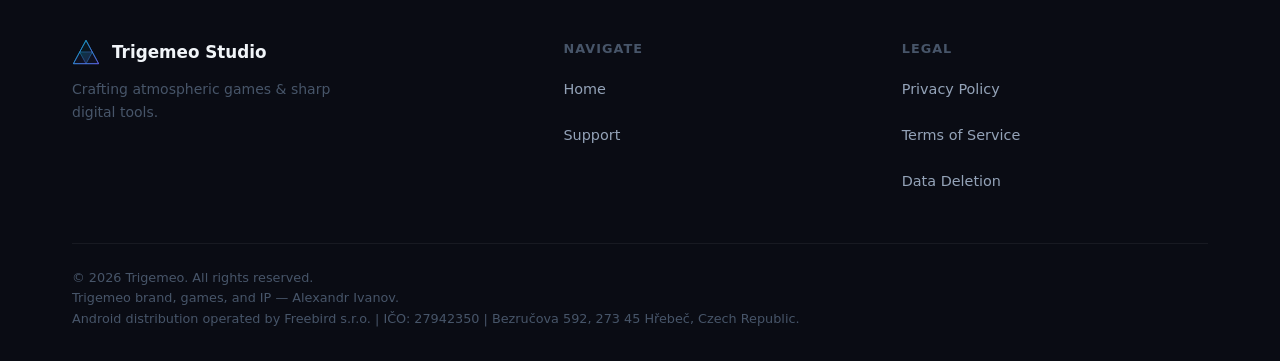
<file: projects/index.html>
<!DOCTYPE html>
<html lang="en">
<head>
  <meta charset="UTF-8">
  <meta name="viewport" content="width=device-width, initial-scale=1.0">

  <title>Our Games &amp; Apps — Trigemeo Studio</title>
  <meta name="description" content="Explore the Trigemeo portfolio: Brandub viking board game, Portuguese with Bernie, spatial puzzles, AI marketplace tools, and more.">
  <meta name="robots" content="index, follow">
  <link rel="canonical" href="https://trigemeo.com/projects/">

  <meta property="og:type"        content="website">
  <meta property="og:url"         content="https://trigemeo.com/projects/">
  <meta property="og:title"       content="Our Games &amp; Apps — Trigemeo Studio">
  <meta property="og:description" content="Explore the Trigemeo portfolio: Brandub viking board game, Portuguese with Bernie, spatial puzzles, AI marketplace tools, and more.">
  <meta property="og:site_name"   content="Trigemeo Studio">

  <link rel="stylesheet" href="../assets/css/style.css">
  <link rel="icon" href="../assets/img/logo.svg" type="image/svg+xml">
</head>
<body>

  <!-- ── Navigation ── -->
  <nav class="nav" aria-label="Main navigation">
    <div class="nav__inner">
      <a href="/" class="nav__logo" aria-label="Trigemeo Studio — Home">
        <img src="../assets/img/logo.svg" alt="" class="nav__logo-img" width="32" height="32">
        Trigemeo
      </a>
      <ul class="nav__links" role="list">
        <li><a href="/">Home</a></li>
        <li><a href="/projects/" aria-current="page">Projects</a></li>
        <li><a href="/support/">Support</a></li>
        <li><a href="/privacy/">Privacy</a></li>
        <li><a href="/terms/">Terms</a></li>
      </ul>
      <button class="nav__burger" aria-label="Toggle menu" aria-expanded="false">
        <span class="nav__burger-line"></span>
        <span class="nav__burger-line"></span>
        <span class="nav__burger-line"></span>
      </button>
    </div>
  </nav>

  <main>
    <!-- ── Page Header ── -->
    <div class="page-header">
      <div class="container">
        <span class="section__eyebrow">Our Work</span>
        <h1 class="page-header__title">All Projects</h1>
        <p class="page-header__subtitle">
          Games built with craft, apps built with purpose. Filter by category below.
        </p>
      </div>
    </div>

    <!-- ── Projects ── -->
    <section class="section" aria-labelledby="projects-heading">
      <div class="container">
        <h2 class="sr-only" id="projects-heading">Project catalog</h2>

        <!-- Filter Tabs -->
        <div class="tabs" role="tablist" aria-label="Filter projects by category">
          <button class="tab tab--active" data-filter="all" role="tab" aria-selected="true">All</button>
          <button class="tab" data-filter="game" role="tab" aria-selected="false">Games</button>
          <button class="tab" data-filter="app"  role="tab" aria-selected="false">Apps &amp; Tools</button>
        </div>

        <!-- Cards Grid -->
        <div class="grid grid--3" role="list">

          <!-- ──── GAMES ──── -->

          <!-- Brandub -->
          <article class="card card--cyan project-card" data-category="game" role="listitem">
            <div class="card__top">
              <span class="card__icon card__icon--cyan" aria-hidden="true">
                <svg width="32" height="32" viewBox="0 0 24 24" fill="none" stroke="currentColor" stroke-width="1.5" stroke-linecap="round" stroke-linejoin="round"><path d="M12 2a2 2 0 1 0 0 4 2 2 0 0 0 0-4z"/><path d="M9 6c-.5 1.5-.5 3 .5 4L8 14h8l-1.5-4c1-1 1-2.5.5-4"/><rect x="6" y="14" width="12" height="2" rx="1"/><path d="M5 20h14M7 16v4M17 16v4"/></svg>
              </span>
              <span class="badge badge--coming-soon">Coming Soon</span>
            </div>
            <h3 class="card__title">Brandub</h3>
            <p class="card__subtitle">Ancient Viking &amp; Celtic Strategy Board Game</p>
            <p class="card__desc">A Tafl-family classic reborn. Hand-carved wooden board, deep asymmetric tactics, atmospheric soundtrack, and the tension of every move. Play solo against AI or challenge friends through Game Center.</p>
            <div style="margin-top: 1rem; display: flex; flex-wrap: wrap; gap: 0.5rem;">
              <span class="badge badge--coming-soon">iOS</span>
              <span class="badge badge--coming-soon">Android</span>
            </div>
          </article>

          <!-- Trigemeo -->
          <article class="card card--indigo project-card" data-category="game" role="listitem">
            <div class="card__top">
              <span class="card__icon card__icon--indigo" aria-hidden="true">
                <svg width="32" height="32" viewBox="0 0 24 24" fill="none" stroke="currentColor" stroke-width="1.5" stroke-linecap="round" stroke-linejoin="round"><path d="M12 3 3 20h18L12 3z"/><path d="M12 3v11M7.5 14l4.5-6 4.5 6"/></svg>
              </span>
              <span class="badge badge--in-dev">In Development</span>
            </div>
            <h3 class="card__title">Trigemeo</h3>
            <p class="card__subtitle">Innovative Spatial Pyramid Rolling Puzzle</p>
            <p class="card__desc">The game that named our studio. A one-of-a-kind mechanic — roll 3D pyramids around neighboring faces to build monolithic structures. Three modes: Collapse, Sculptor, and Maze.</p>
          </article>

          <!-- Sorter -->
          <article class="card card--indigo project-card" data-category="game" role="listitem">
            <div class="card__top">
              <span class="card__icon card__icon--indigo" aria-hidden="true">
                <svg width="32" height="32" viewBox="0 0 24 24" fill="none" stroke="currentColor" stroke-width="1.5" stroke-linecap="round" stroke-linejoin="round"><circle cx="12" cy="12" r="10"/><path d="M2 12h20M12 2a15.3 15.3 0 0 1 4 10 15.3 15.3 0 0 1-4 10 15.3 15.3 0 0 1-4-10 15.3 15.3 0 0 1 4-10z"/></svg>
              </span>
              <span class="badge badge--in-dev">In Development</span>
            </div>
            <h3 class="card__title">Sorter</h3>
            <p class="card__subtitle">Geographic &amp; Cultural Discovery Puzzle</p>
            <p class="card__desc">A beautiful sorting puzzle about countries, landmarks, and cultural artifacts. Travel the world one tile at a time. Learn while you play. Great for all ages.</p>
          </article>

          <!-- Rotolock -->
          <article class="card card--emerald project-card" data-category="game" role="listitem">
            <div class="card__top">
              <span class="card__icon card__icon--emerald" aria-hidden="true">
                <svg width="32" height="32" viewBox="0 0 24 24" fill="none" stroke="currentColor" stroke-width="1.5" stroke-linecap="round" stroke-linejoin="round"><circle cx="12" cy="12" r="3"/><path d="M19.07 4.93a10 10 0 0 1 0 14.14M4.93 4.93a10 10 0 0 0 0 14.14"/><circle cx="12" cy="12" r="7"/></svg>
              </span>
              <span class="badge badge--lab">R&amp;D Lab</span>
            </div>
            <h3 class="card__title">Rotolock</h3>
            <p class="card__subtitle">Hardcore Gear &amp; Rotor Lock Cyber-Puzzle</p>
            <p class="card__desc">Interlocking gears, rotating cylinders, and mechanical locks. A brain-bending puzzle for those who think disassembling a Swiss watch sounds like a good time.</p>
          </article>

          <!-- ──── APPS ──── -->

          <!-- Portuguese with Bernie -->
          <article class="card card--amber project-card" data-category="app" role="listitem">
            <div class="card__top">
              <span class="card__icon card__icon--amber" aria-hidden="true">
                <svg width="32" height="32" viewBox="0 0 24 24" fill="none" stroke="currentColor" stroke-width="1.5" stroke-linecap="round" stroke-linejoin="round"><path d="M21 15a2 2 0 0 1-2 2H7l-4 4V5a2 2 0 0 1 2-2h14a2 2 0 0 1 2 2z"/><path d="M8 10h.01M12 10h.01M16 10h.01"/></svg>
              </span>
              <span class="badge badge--beta">Beta Soon</span>
            </div>
            <h3 class="card__title">Portuguese with Bernie</h3>
            <p class="card__subtitle">Master European Portuguese with Bernie the Dog</p>
            <p class="card__desc">Your friendly guide to Português de Portugal. Real-life scenarios — from ordering coffee to filing taxes at Finanças. Audio drills, smart flashcards, and a charming four-legged mascot who never judges your pronunciation.</p>
          </article>

          <!-- Aukro AI -->
          <article class="card card--amber project-card" data-category="app" role="listitem">
            <div class="card__top">
              <span class="card__icon card__icon--amber" aria-hidden="true">
                <svg width="32" height="32" viewBox="0 0 24 24" fill="none" stroke="currentColor" stroke-width="1.5" stroke-linecap="round" stroke-linejoin="round"><path d="M3 7V5a2 2 0 0 1 2-2h2M17 3h2a2 2 0 0 1 2 2v2M21 17v2a2 2 0 0 1-2 2h-2M7 21H5a2 2 0 0 1-2-2v-2"/><rect x="7" y="7" width="10" height="10" rx="2"/><path d="M10 12h4M12 10v4"/></svg>
              </span>
              <span class="badge badge--beta">Beta / Labs</span>
            </div>
            <h3 class="card__title">Aukro AI</h3>
            <p class="card__subtitle">One-Photo AI Listing Generator for Sellers</p>
            <p class="card__desc">Snap a photo of anything you want to sell. Aukro AI identifies the brand, model, writes a compelling listing, and estimates the market price range. Powered by Google Gemini Vision API.</p>
          </article>

          <!-- Guitar Chords -->
          <article class="card card--amber project-card" data-category="app" role="listitem">
            <div class="card__top">
              <span class="card__icon card__icon--amber" aria-hidden="true">
                <svg width="32" height="32" viewBox="0 0 24 24" fill="none" stroke="currentColor" stroke-width="1.5" stroke-linecap="round" stroke-linejoin="round"><path d="M9 18V5l12-2v13"/><circle cx="6" cy="18" r="3"/><circle cx="18" cy="16" r="3"/></svg>
              </span>
              <span class="badge badge--in-dev">In Development</span>
            </div>
            <h3 class="card__title">Guitar Chords &amp; Tuner</h3>
            <p class="card__subtitle">Interactive Chord Toolkit &amp; Tuner for Musicians</p>
            <p class="card__desc">A pro-grade chord reference with realistic string sounds, a precise built-in tuner, and fretboard variations across all positions. Your pocket guitar companion.</p>
          </article>

        </div>
      </div>
    </section>
  </main>

  <!-- ── Footer ── -->
  <footer class="footer" role="contentinfo">
    <div class="container">
      <div class="footer__grid">
        <div class="footer__brand">
          <a href="/" class="footer__logo">
            <img src="../assets/img/logo.svg" alt="" class="footer__logo-img" width="28" height="28">
            Trigemeo Studio
          </a>
          <p class="footer__tagline">Crafting atmospheric games &amp; sharp digital tools.</p>
        </div>
        <div>
          <p class="footer__nav-title">Navigate</p>
          <ul class="footer__nav-list" role="list">
            <li><a href="/">Home</a></li>
            <li><a href="/support/">Support</a></li>
          </ul>
        </div>
        <div>
          <p class="footer__nav-title">Legal</p>
          <ul class="footer__nav-list" role="list">
            <li><a href="/privacy/">Privacy Policy</a></li>
            <li><a href="/terms/">Terms of Service</a></li>
            <li><a href="/support/#delete-data">Data Deletion</a></li>
          </ul>
        </div>
      </div>
      <div class="footer__bottom">
        <div>
          <p class="footer__legal">© 2026 Trigemeo. All rights reserved.</p>
          <p class="footer__legal">Trigemeo brand, games, and IP — Alexandr Ivanov.</p>
          <p class="footer__legal">Android distribution operated by Freebird s.r.o. | IČO: 27942350 | Bezručova 592, 273 45 Hřebeč, Czech Republic.</p>
        </div>
      </div>
    </div>
  </footer>

  <script src="../assets/js/main.js"></script>
</body>
</html>
</file>
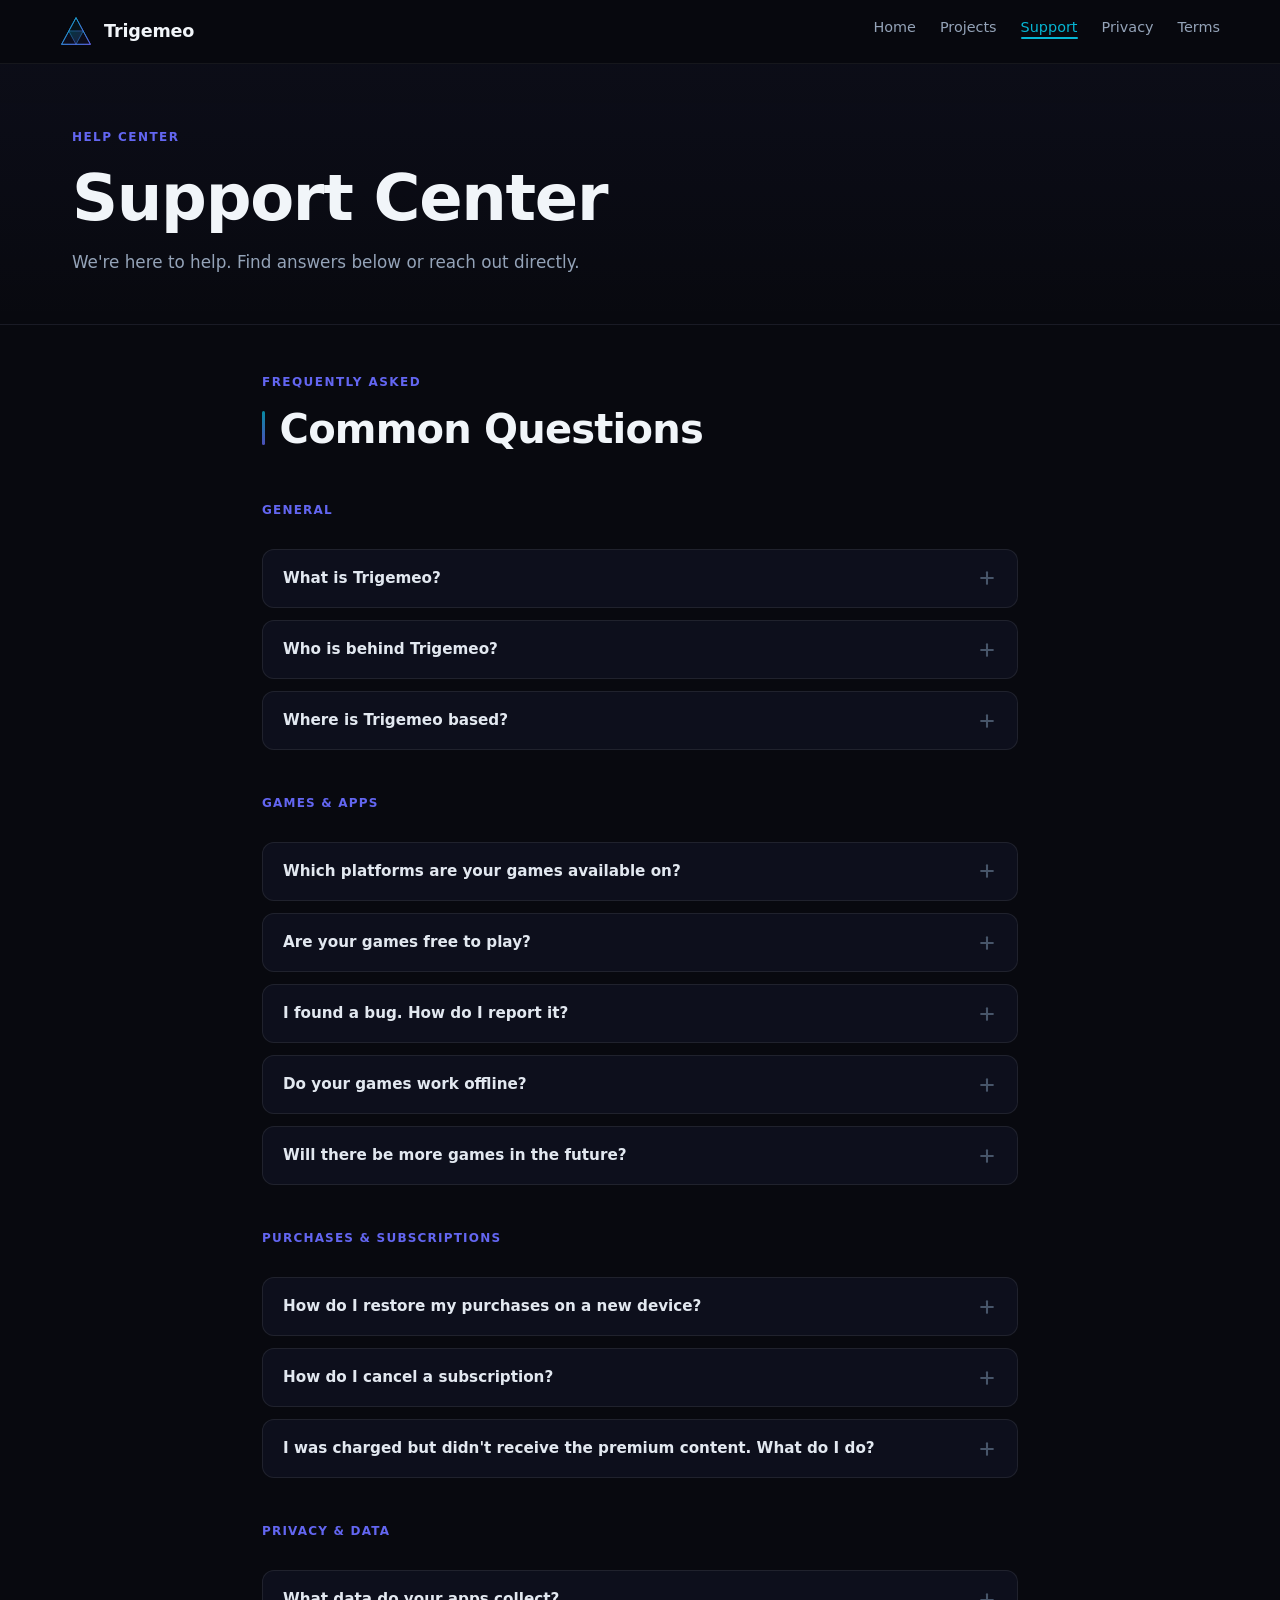
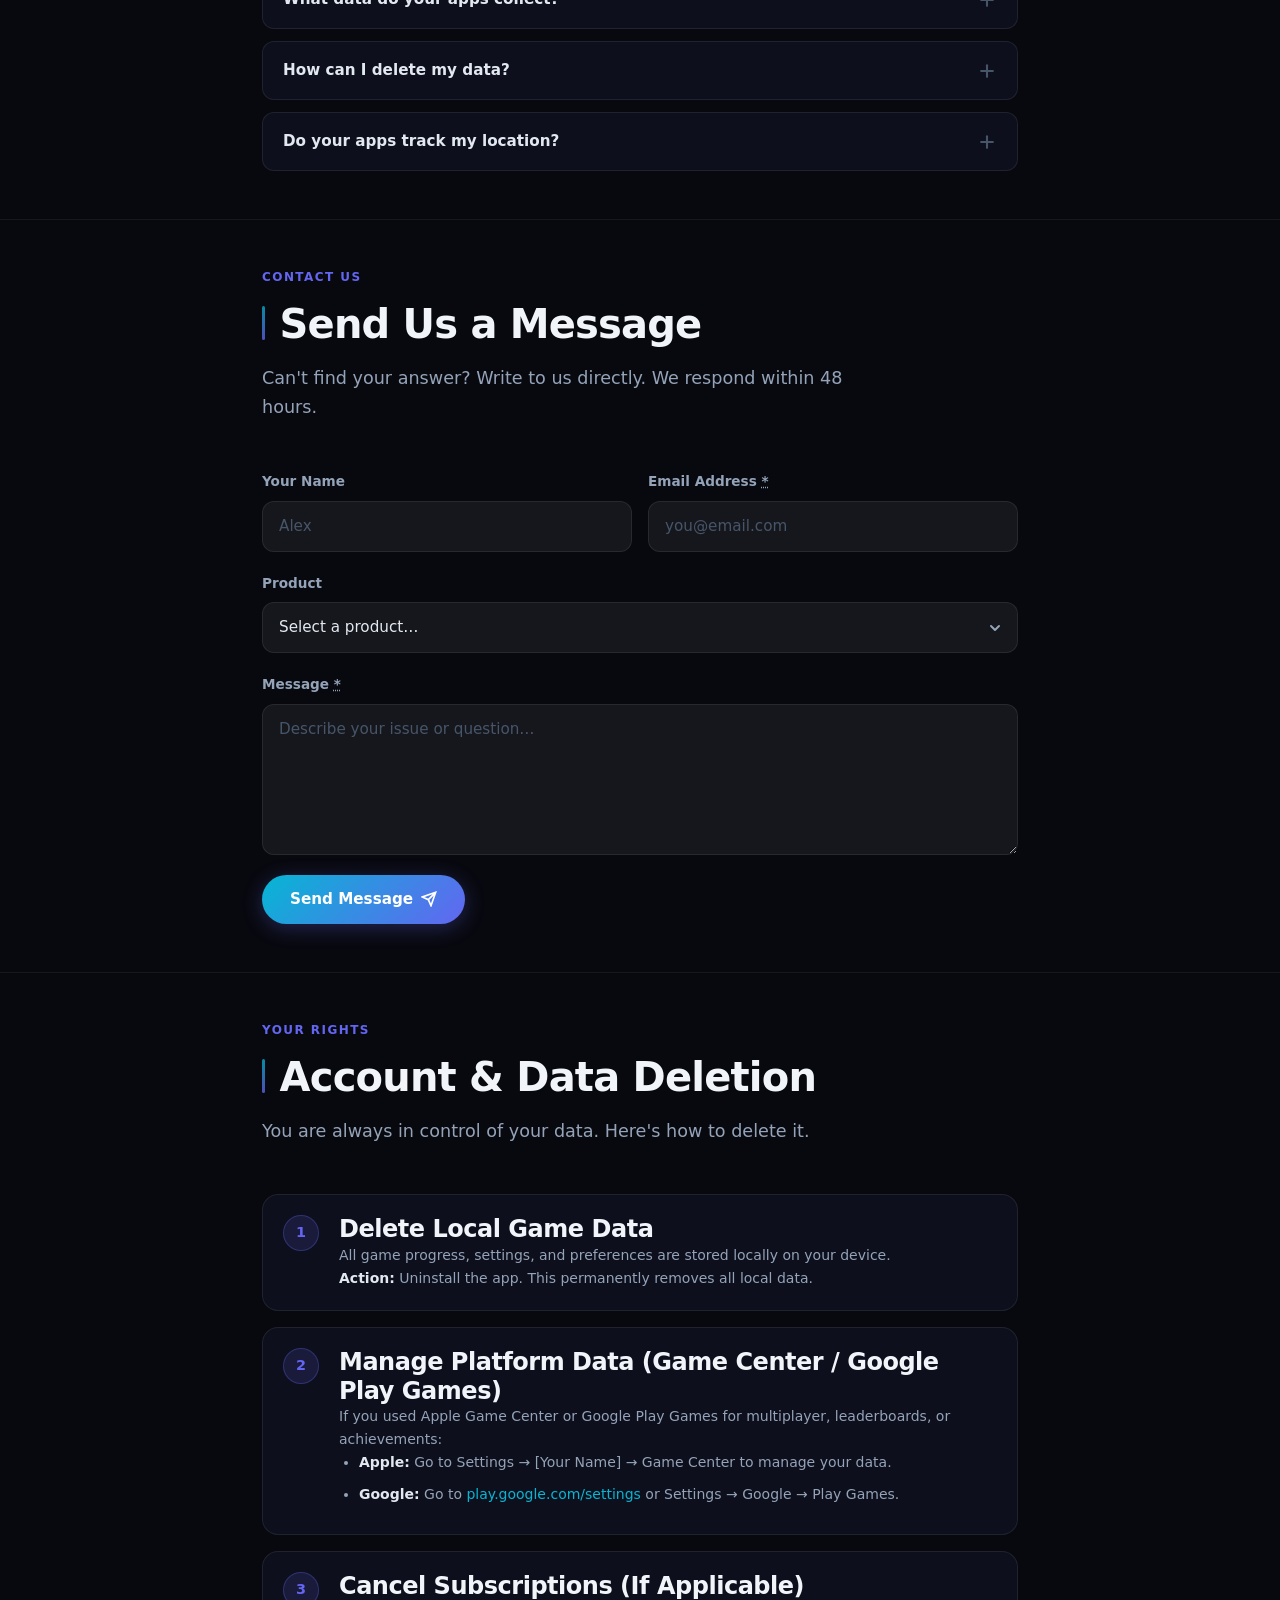
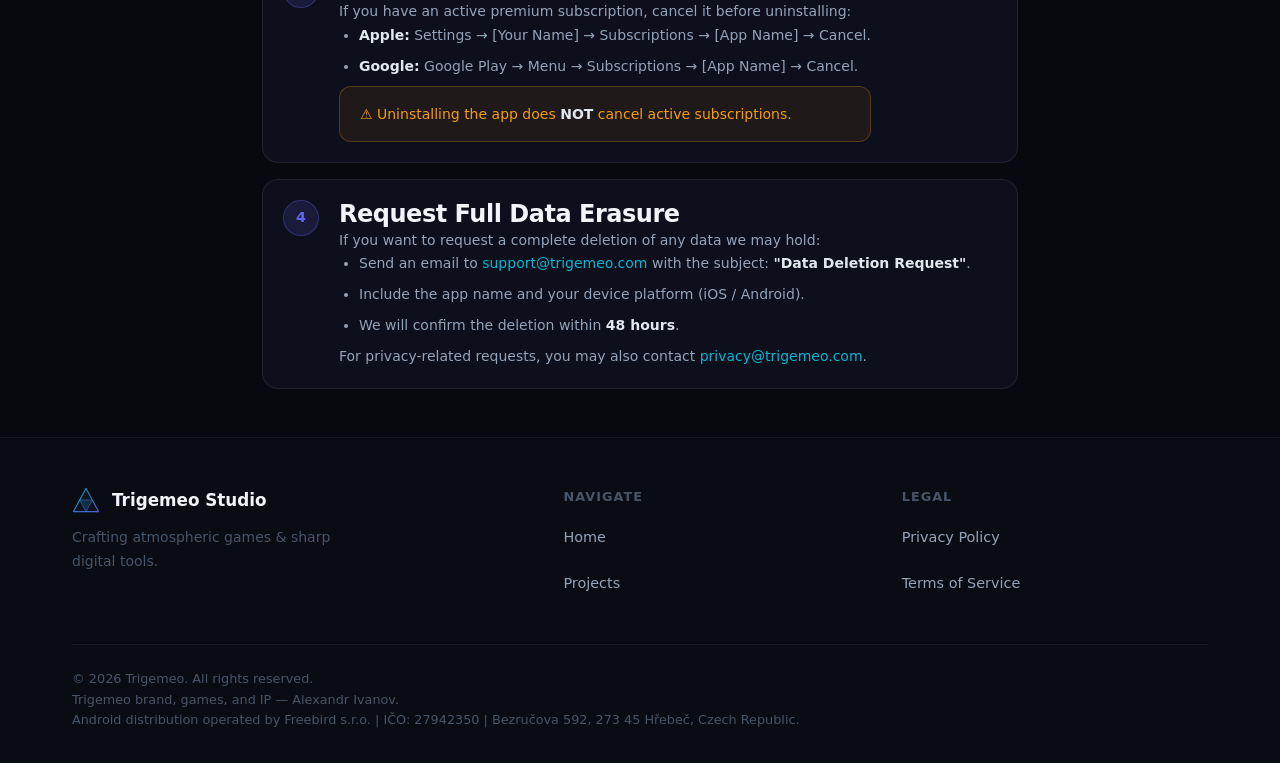
<file: support/index.html>
<!DOCTYPE html>
<html lang="en">
<head>
  <meta charset="UTF-8">
  <meta name="viewport" content="width=device-width, initial-scale=1.0">

  <title>Support Center — Trigemeo Studio</title>
  <meta name="description" content="Get help with Trigemeo games and apps. FAQ, player support, bug reports, account &amp; data deletion, and direct contact.">
  <meta name="robots" content="index, follow">
  <link rel="canonical" href="https://trigemeo.com/support/">

  <meta property="og:type"        content="website">
  <meta property="og:url"         content="https://trigemeo.com/support/">
  <meta property="og:title"       content="Support Center — Trigemeo Studio">
  <meta property="og:description" content="Get help with Trigemeo games and apps. FAQ, bug reports, and account data deletion.">
  <meta property="og:site_name"   content="Trigemeo Studio">

  <link rel="stylesheet" href="../assets/css/style.css">
  <link rel="icon" href="../assets/img/logo.svg" type="image/svg+xml">
</head>
<body>

  <!-- ── Navigation ── -->
  <nav class="nav" aria-label="Main navigation">
    <div class="nav__inner">
      <a href="/" class="nav__logo" aria-label="Trigemeo Studio — Home">
        <img src="../assets/img/logo.svg" alt="" class="nav__logo-img" width="32" height="32">
        Trigemeo
      </a>
      <ul class="nav__links" role="list">
        <li><a href="/">Home</a></li>
        <li><a href="/projects/">Projects</a></li>
        <li><a href="/support/" aria-current="page">Support</a></li>
        <li><a href="/privacy/">Privacy</a></li>
        <li><a href="/terms/">Terms</a></li>
      </ul>
      <button class="nav__burger" aria-label="Toggle menu" aria-expanded="false">
        <span class="nav__burger-line"></span>
        <span class="nav__burger-line"></span>
        <span class="nav__burger-line"></span>
      </button>
    </div>
  </nav>

  <main>

    <!-- ── Support Hero ── -->
    <div class="page-header">
      <div class="container">
        <span class="section__eyebrow">Help Center</span>
        <h1 class="page-header__title">Support Center</h1>
        <p class="page-header__subtitle">
          We're here to help. Find answers below or reach out directly.
        </p>
      </div>
    </div>

    <!-- ── FAQ Section ── -->
    <section class="support-section section" aria-labelledby="faq-title">
      <div class="container container--narrow">
        <header class="section__header">
          <span class="section__eyebrow">Frequently Asked</span>
          <h2 class="section__title" id="faq-title">Common Questions</h2>
        </header>

        <div class="faq-list" role="list">

          <!-- Group: General -->
          <p class="faq-group__title">General</p>

          <div class="accordion-item" role="listitem">
            <button class="accordion-trigger" aria-expanded="false">
              What is Trigemeo?
              <svg class="accordion-trigger__icon" viewBox="0 0 24 24" fill="none" stroke="currentColor" stroke-width="2.5" stroke-linecap="round" aria-hidden="true"><line x1="12" y1="5" x2="12" y2="19"/><line x1="5" y1="12" x2="19" y2="12"/></svg>
            </button>
            <div class="accordion-panel" role="region">
              <div class="accordion-panel__inner">
                <p>Trigemeo is an independent game and app development studio creating atmospheric board games, innovative puzzles, and smart everyday tools.</p>
              </div>
            </div>
          </div>

          <div class="accordion-item" role="listitem">
            <button class="accordion-trigger" aria-expanded="false">
              Who is behind Trigemeo?
              <svg class="accordion-trigger__icon" viewBox="0 0 24 24" fill="none" stroke="currentColor" stroke-width="2.5" stroke-linecap="round" aria-hidden="true"><line x1="12" y1="5" x2="12" y2="19"/><line x1="5" y1="12" x2="19" y2="12"/></svg>
            </button>
            <div class="accordion-panel" role="region">
              <div class="accordion-panel__inner">
                <p>Trigemeo is a studio brand created and owned by Alexandr Ivanov. Android apps are published through Freebird s.r.o. (Czech Republic). iOS apps are published directly by the developer.</p>
              </div>
            </div>
          </div>

          <div class="accordion-item" role="listitem">
            <button class="accordion-trigger" aria-expanded="false">
              Where is Trigemeo based?
              <svg class="accordion-trigger__icon" viewBox="0 0 24 24" fill="none" stroke="currentColor" stroke-width="2.5" stroke-linecap="round" aria-hidden="true"><line x1="12" y1="5" x2="12" y2="19"/><line x1="5" y1="12" x2="19" y2="12"/></svg>
            </button>
            <div class="accordion-panel" role="region">
              <div class="accordion-panel__inner">
                <p>Our team works across Europe, with operations in the Czech Republic and Portugal.</p>
              </div>
            </div>
          </div>

          <!-- Group: Games & Apps -->
          <p class="faq-group__title">Games &amp; Apps</p>

          <div class="accordion-item" role="listitem">
            <button class="accordion-trigger" aria-expanded="false">
              Which platforms are your games available on?
              <svg class="accordion-trigger__icon" viewBox="0 0 24 24" fill="none" stroke="currentColor" stroke-width="2.5" stroke-linecap="round" aria-hidden="true"><line x1="12" y1="5" x2="12" y2="19"/><line x1="5" y1="12" x2="19" y2="12"/></svg>
            </button>
            <div class="accordion-panel" role="region">
              <div class="accordion-panel__inner">
                <p>We develop for iOS (App Store) and Android (Google Play). Some projects may also be available on the web.</p>
              </div>
            </div>
          </div>

          <div class="accordion-item" role="listitem">
            <button class="accordion-trigger" aria-expanded="false">
              Are your games free to play?
              <svg class="accordion-trigger__icon" viewBox="0 0 24 24" fill="none" stroke="currentColor" stroke-width="2.5" stroke-linecap="round" aria-hidden="true"><line x1="12" y1="5" x2="12" y2="19"/><line x1="5" y1="12" x2="19" y2="12"/></svg>
            </button>
            <div class="accordion-panel" role="region">
              <div class="accordion-panel__inner">
                <p>Most of our games are free to download with optional premium features available through in-app purchases or subscriptions. Each app's pricing is clearly stated on its store page.</p>
              </div>
            </div>
          </div>

          <div class="accordion-item" role="listitem">
            <button class="accordion-trigger" aria-expanded="false">
              I found a bug. How do I report it?
              <svg class="accordion-trigger__icon" viewBox="0 0 24 24" fill="none" stroke="currentColor" stroke-width="2.5" stroke-linecap="round" aria-hidden="true"><line x1="12" y1="5" x2="12" y2="19"/><line x1="5" y1="12" x2="19" y2="12"/></svg>
            </button>
            <div class="accordion-panel" role="region">
              <div class="accordion-panel__inner">
                <p>Please email <a href="mailto:support@trigemeo.com">support@trigemeo.com</a> with the app name, your device model, OS version, and a description of the issue. Screenshots or screen recordings are extremely helpful.</p>
              </div>
            </div>
          </div>

          <div class="accordion-item" role="listitem">
            <button class="accordion-trigger" aria-expanded="false">
              Do your games work offline?
              <svg class="accordion-trigger__icon" viewBox="0 0 24 24" fill="none" stroke="currentColor" stroke-width="2.5" stroke-linecap="round" aria-hidden="true"><line x1="12" y1="5" x2="12" y2="19"/><line x1="5" y1="12" x2="19" y2="12"/></svg>
            </button>
            <div class="accordion-panel" role="region">
              <div class="accordion-panel__inner">
                <p>Most gameplay features work fully offline. Certain features like multiplayer (via Game Center) and cloud saves require an internet connection.</p>
              </div>
            </div>
          </div>

          <div class="accordion-item" role="listitem">
            <button class="accordion-trigger" aria-expanded="false">
              Will there be more games in the future?
              <svg class="accordion-trigger__icon" viewBox="0 0 24 24" fill="none" stroke="currentColor" stroke-width="2.5" stroke-linecap="round" aria-hidden="true"><line x1="12" y1="5" x2="12" y2="19"/><line x1="5" y1="12" x2="19" y2="12"/></svg>
            </button>
            <div class="accordion-panel" role="region">
              <div class="accordion-panel__inner">
                <p>Absolutely. We have several projects in active development. Check our <a href="/projects/">Projects</a> page for updates.</p>
              </div>
            </div>
          </div>

          <!-- Group: Purchases -->
          <p class="faq-group__title">Purchases &amp; Subscriptions</p>

          <div class="accordion-item" role="listitem">
            <button class="accordion-trigger" aria-expanded="false">
              How do I restore my purchases on a new device?
              <svg class="accordion-trigger__icon" viewBox="0 0 24 24" fill="none" stroke="currentColor" stroke-width="2.5" stroke-linecap="round" aria-hidden="true"><line x1="12" y1="5" x2="12" y2="19"/><line x1="5" y1="12" x2="19" y2="12"/></svg>
            </button>
            <div class="accordion-panel" role="region">
              <div class="accordion-panel__inner">
                <p>Open the app and look for a <strong>"Restore Purchases"</strong> button in the settings or store section. Your purchases are tied to your Apple ID or Google account and can be restored on any device.</p>
              </div>
            </div>
          </div>

          <div class="accordion-item" role="listitem">
            <button class="accordion-trigger" aria-expanded="false">
              How do I cancel a subscription?
              <svg class="accordion-trigger__icon" viewBox="0 0 24 24" fill="none" stroke="currentColor" stroke-width="2.5" stroke-linecap="round" aria-hidden="true"><line x1="12" y1="5" x2="12" y2="19"/><line x1="5" y1="12" x2="19" y2="12"/></svg>
            </button>
            <div class="accordion-panel" role="region">
              <div class="accordion-panel__inner">
                <p>Subscriptions are managed through your device:</p>
                <ul>
                  <li><strong>Apple:</strong> Settings → [Your Name] → Subscriptions.</li>
                  <li><strong>Google:</strong> Play Store → Menu → Subscriptions.</li>
                </ul>
                <div class="notice-box" style="margin-top: 0.75rem;">
                  ⚠️ Uninstalling the app does <strong>NOT</strong> cancel your subscription. Please cancel before uninstalling.
                </div>
              </div>
            </div>
          </div>

          <div class="accordion-item" role="listitem">
            <button class="accordion-trigger" aria-expanded="false">
              I was charged but didn't receive the premium content. What do I do?
              <svg class="accordion-trigger__icon" viewBox="0 0 24 24" fill="none" stroke="currentColor" stroke-width="2.5" stroke-linecap="round" aria-hidden="true"><line x1="12" y1="5" x2="12" y2="19"/><line x1="5" y1="12" x2="19" y2="12"/></svg>
            </button>
            <div class="accordion-panel" role="region">
              <div class="accordion-panel__inner">
                <p>First, try the <strong>"Restore Purchases"</strong> function. If the issue persists, contact us at <a href="mailto:support@trigemeo.com">support@trigemeo.com</a> with your purchase receipt. You can also request a refund directly from <a href="https://reportaproblem.apple.com" target="_blank" rel="noopener">Apple</a> or <a href="https://play.google.com/store/account" target="_blank" rel="noopener">Google</a>.</p>
              </div>
            </div>
          </div>

          <!-- Group: Privacy -->
          <p class="faq-group__title">Privacy &amp; Data</p>

          <div class="accordion-item" role="listitem">
            <button class="accordion-trigger" aria-expanded="false">
              What data do your apps collect?
              <svg class="accordion-trigger__icon" viewBox="0 0 24 24" fill="none" stroke="currentColor" stroke-width="2.5" stroke-linecap="round" aria-hidden="true"><line x1="12" y1="5" x2="12" y2="19"/><line x1="5" y1="12" x2="19" y2="12"/></svg>
            </button>
            <div class="accordion-panel" role="region">
              <div class="accordion-panel__inner">
                <p>We collect minimal technical data (crash logs, device model, OS version) to fix bugs. We do <strong>NOT</strong> collect your name, location, contacts, or payment details. See our full <a href="/privacy/">Privacy Policy</a> for details.</p>
              </div>
            </div>
          </div>

          <div class="accordion-item" role="listitem">
            <button class="accordion-trigger" aria-expanded="false">
              How can I delete my data?
              <svg class="accordion-trigger__icon" viewBox="0 0 24 24" fill="none" stroke="currentColor" stroke-width="2.5" stroke-linecap="round" aria-hidden="true"><line x1="12" y1="5" x2="12" y2="19"/><line x1="5" y1="12" x2="19" y2="12"/></svg>
            </button>
            <div class="accordion-panel" role="region">
              <div class="accordion-panel__inner">
                <p>Uninstall the app to delete all local data. For platform data (Game Center, Google Play Games), manage it through your account settings. For a full data erasure request, see the <a href="#delete-data">Account &amp; Data Deletion</a> section below or email <a href="mailto:support@trigemeo.com">support@trigemeo.com</a>.</p>
              </div>
            </div>
          </div>

          <div class="accordion-item" role="listitem">
            <button class="accordion-trigger" aria-expanded="false">
              Do your apps track my location?
              <svg class="accordion-trigger__icon" viewBox="0 0 24 24" fill="none" stroke="currentColor" stroke-width="2.5" stroke-linecap="round" aria-hidden="true"><line x1="12" y1="5" x2="12" y2="19"/><line x1="5" y1="12" x2="19" y2="12"/></svg>
            </button>
            <div class="accordion-panel" role="region">
              <div class="accordion-panel__inner">
                <p>No. None of our applications request or access your location data.</p>
              </div>
            </div>
          </div>

        </div>
      </div>
    </section>

    <!-- ── Contact Form ── -->
    <section class="support-section section--sm" aria-labelledby="contact-form-title">
      <div class="container container--narrow">
        <header class="section__header">
          <span class="section__eyebrow">Contact Us</span>
          <h2 class="section__title" id="contact-form-title">Send Us a Message</h2>
          <p class="section__subtitle">
            Can't find your answer? Write to us directly. We respond within 48 hours.
          </p>
        </header>

        <form class="form js-support-form" novalidate aria-label="Support contact form">
          <!-- Anti-bot honeypot field (hidden from real users) -->
          <div style="display: none;" aria-hidden="true">
            <input type="text" name="_honeypot" tabindex="-1" autocomplete="off">
          </div>

          <div class="form__row">
            <div class="form__group">
              <label class="form__label" for="name">Your Name</label>
              <input class="form__input" type="text" id="name" name="name" placeholder="Alex">
            </div>
            <div class="form__group">
              <label class="form__label" for="email">Email Address <abbr title="required">*</abbr></label>
              <input class="form__input" type="email" id="email" name="email" placeholder="you@email.com" required>
            </div>
          </div>

          <div class="form__group">
            <label class="form__label" for="product">Product</label>
            <select class="form__select" id="product" name="product">
              <option value="">Select a product…</option>
              <option value="Brandub">Brandub</option>
              <option value="Portuguese with Bernie">Portuguese with Bernie</option>
              <option value="Trigemeo">Trigemeo</option>
              <option value="Sorter">Sorter</option>
              <option value="Aukro AI">Aukro AI</option>
              <option value="Guitar Chords &amp; Tuner">Guitar Chords &amp; Tuner</option>
              <option value="Rotolock">Rotolock</option>
              <option value="Other">Other / General</option>
            </select>
          </div>

          <div class="form__group">
            <label class="form__label" for="message">Message <abbr title="required">*</abbr></label>
            <textarea class="form__textarea" id="message" name="message" placeholder="Describe your issue or question…" rows="5" required></textarea>
          </div>

          <div class="form__status js-form-status" style="display: none; margin-bottom: 1.25rem;" role="alert"></div>

          <button type="submit" class="btn btn--primary form__submit js-submit-btn">
            <span>Send Message</span>
            <svg width="16" height="16" viewBox="0 0 24 24" fill="none" stroke="currentColor" stroke-width="2.5" stroke-linecap="round" aria-hidden="true"><path d="M22 2L11 13M22 2L15 22l-4-9-9-4 20-7z"/></svg>
          </button>
        </form>
      </div>
    </section>

    <!-- ── Account & Data Deletion ── -->
    <section class="support-section section" id="delete-data" aria-labelledby="deletion-title">
      <div class="container container--narrow">
        <header class="section__header">
          <span class="section__eyebrow">Your Rights</span>
          <h2 class="section__title" id="deletion-title">Account &amp; Data Deletion</h2>
          <p class="section__subtitle">
            You are always in control of your data. Here's how to delete it.
          </p>
        </header>

        <div class="deletion-steps" role="list">

          <div class="deletion-step" role="listitem">
            <div class="deletion-step__number" aria-hidden="true">1</div>
            <div class="deletion-step__content">
              <h3>Delete Local Game Data</h3>
              <p>All game progress, settings, and preferences are stored locally on your device.</p>
              <p><strong>Action:</strong> Uninstall the app. This permanently removes all local data.</p>
            </div>
          </div>

          <div class="deletion-step" role="listitem">
            <div class="deletion-step__number" aria-hidden="true">2</div>
            <div class="deletion-step__content">
              <h3>Manage Platform Data (Game Center / Google Play Games)</h3>
              <p>If you used Apple Game Center or Google Play Games for multiplayer, leaderboards, or achievements:</p>
              <ul>
                <li><strong>Apple:</strong> Go to Settings → [Your Name] → Game Center to manage your data.</li>
                <li><strong>Google:</strong> Go to <a href="https://play.google.com/settings" target="_blank" rel="noopener">play.google.com/settings</a> or Settings → Google → Play Games.</li>
              </ul>
            </div>
          </div>

          <div class="deletion-step" role="listitem">
            <div class="deletion-step__number" aria-hidden="true">3</div>
            <div class="deletion-step__content">
              <h3>Cancel Subscriptions (If Applicable)</h3>
              <p>If you have an active premium subscription, cancel it before uninstalling:</p>
              <ul>
                <li><strong>Apple:</strong> Settings → [Your Name] → Subscriptions → [App Name] → Cancel.</li>
                <li><strong>Google:</strong> Google Play → Menu → Subscriptions → [App Name] → Cancel.</li>
              </ul>
              <div class="notice-box">
                ⚠️ Uninstalling the app does <strong>NOT</strong> cancel active subscriptions.
              </div>
            </div>
          </div>

          <div class="deletion-step" role="listitem">
            <div class="deletion-step__number" aria-hidden="true">4</div>
            <div class="deletion-step__content">
              <h3>Request Full Data Erasure</h3>
              <p>If you want to request a complete deletion of any data we may hold:</p>
              <ul>
                <li>Send an email to <a href="mailto:support@trigemeo.com">support@trigemeo.com</a> with the subject: <strong>"Data Deletion Request"</strong>.</li>
                <li>Include the app name and your device platform (iOS / Android).</li>
                <li>We will confirm the deletion within <strong>48 hours</strong>.</li>
              </ul>
              <p>For privacy-related requests, you may also contact <a href="mailto:privacy@trigemeo.com">privacy@trigemeo.com</a>.</p>
            </div>
          </div>

        </div>
      </div>
    </section>

  </main>

  <!-- ── Footer ── -->
  <footer class="footer" role="contentinfo">
    <div class="container">
      <div class="footer__grid">
        <div class="footer__brand">
          <a href="/" class="footer__logo">
            <img src="../assets/img/logo.svg" alt="" class="footer__logo-img" width="28" height="28">
            Trigemeo Studio
          </a>
          <p class="footer__tagline">Crafting atmospheric games &amp; sharp digital tools.</p>
        </div>
        <div>
          <p class="footer__nav-title">Navigate</p>
          <ul class="footer__nav-list" role="list">
            <li><a href="/">Home</a></li>
            <li><a href="/projects/">Projects</a></li>
          </ul>
        </div>
        <div>
          <p class="footer__nav-title">Legal</p>
          <ul class="footer__nav-list" role="list">
            <li><a href="/privacy/">Privacy Policy</a></li>
            <li><a href="/terms/">Terms of Service</a></li>
          </ul>
        </div>
      </div>
      <div class="footer__bottom">
        <div>
          <p class="footer__legal">© 2026 Trigemeo. All rights reserved.</p>
          <p class="footer__legal">Trigemeo brand, games, and IP — Alexandr Ivanov.</p>
          <p class="footer__legal">Android distribution operated by Freebird s.r.o. | IČO: 27942350 | Bezručova 592, 273 45 Hřebeč, Czech Republic.</p>
        </div>
      </div>
    </div>
  </footer>

  <script src="../assets/js/main.js"></script>
</body>
</html>
</file>
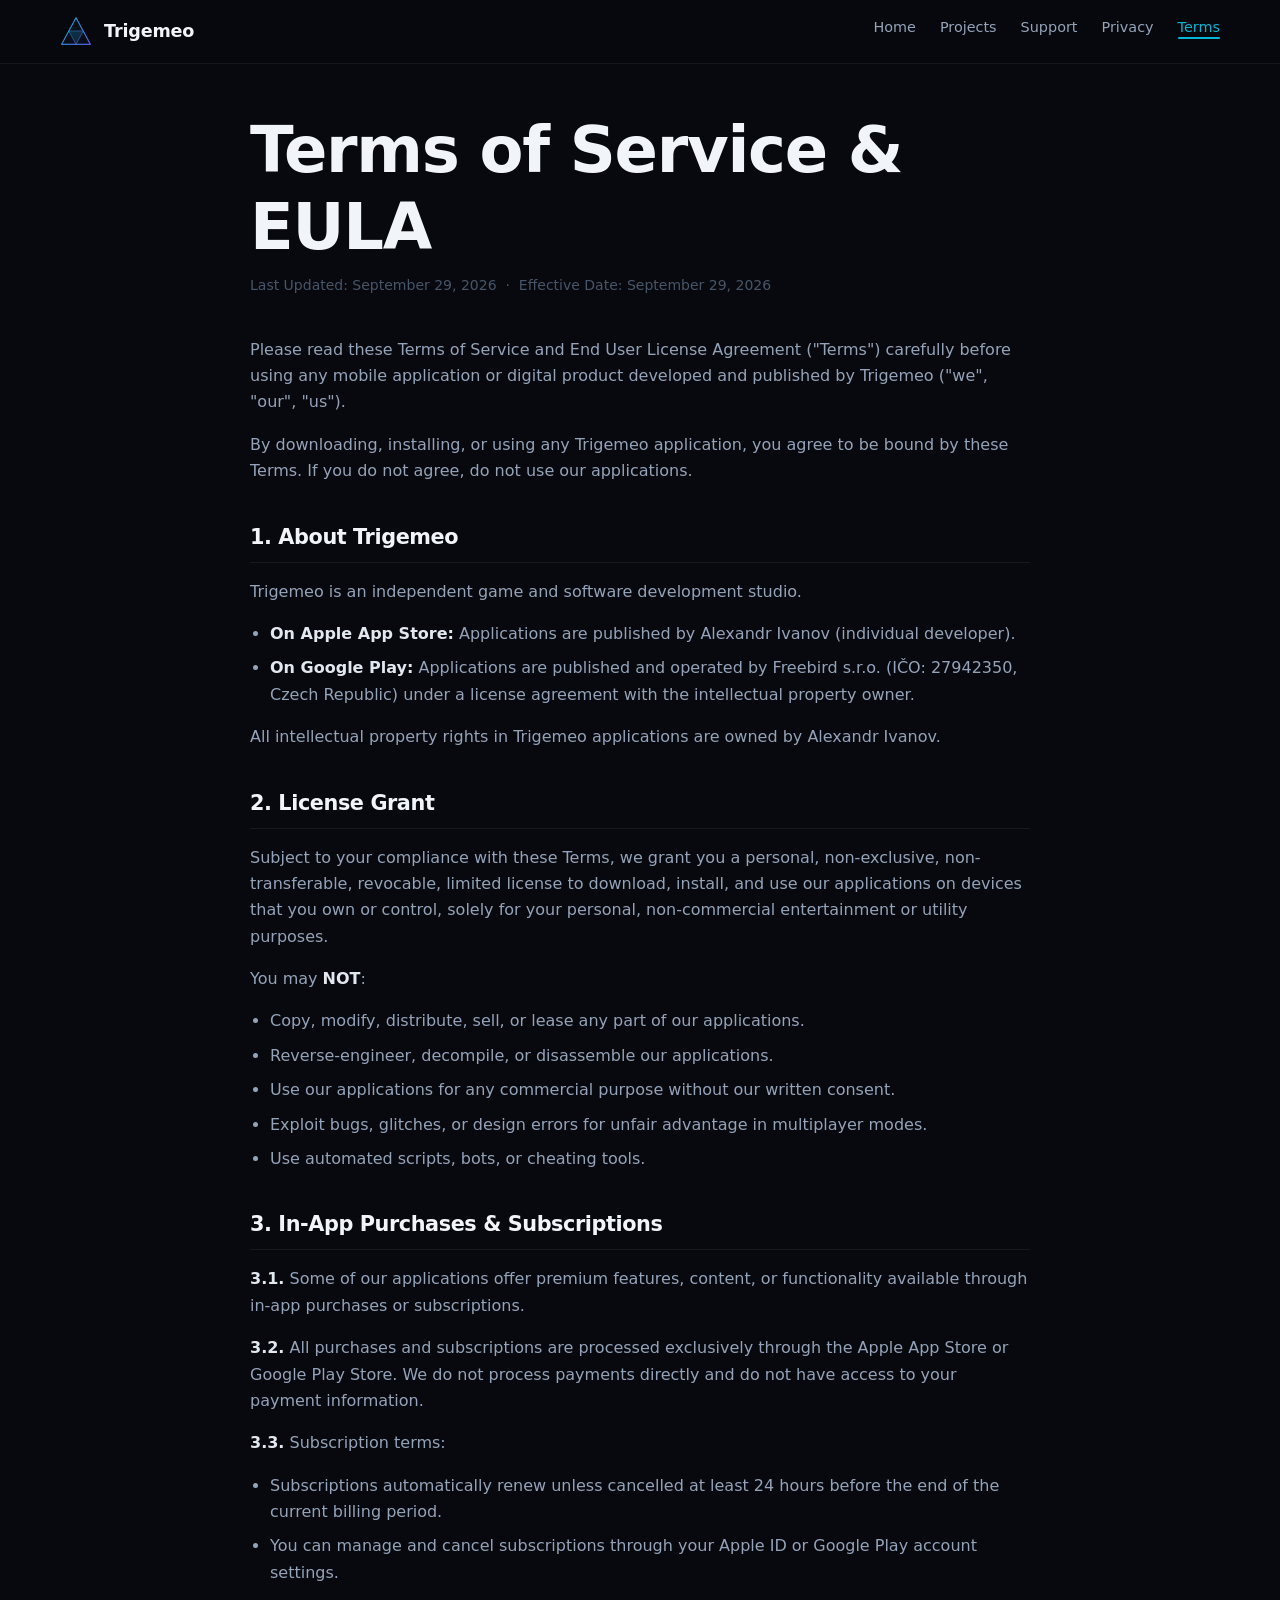
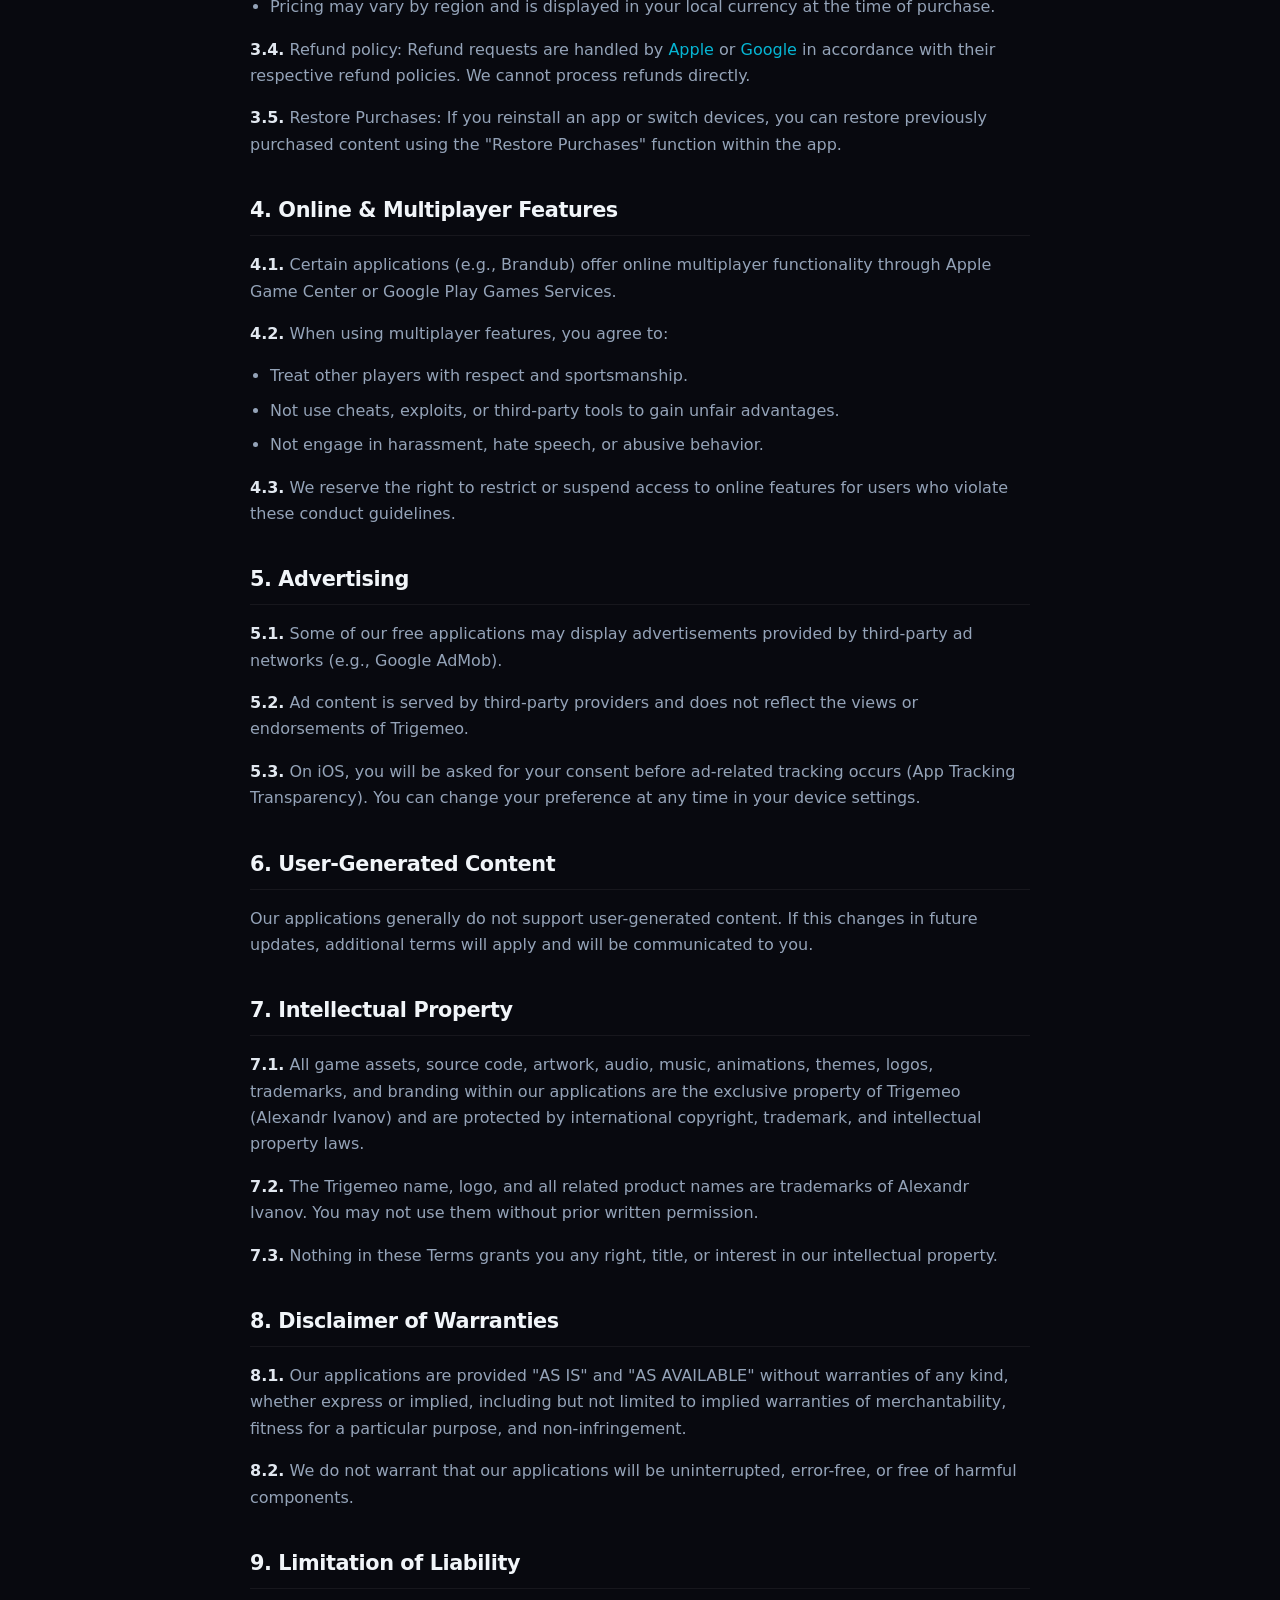
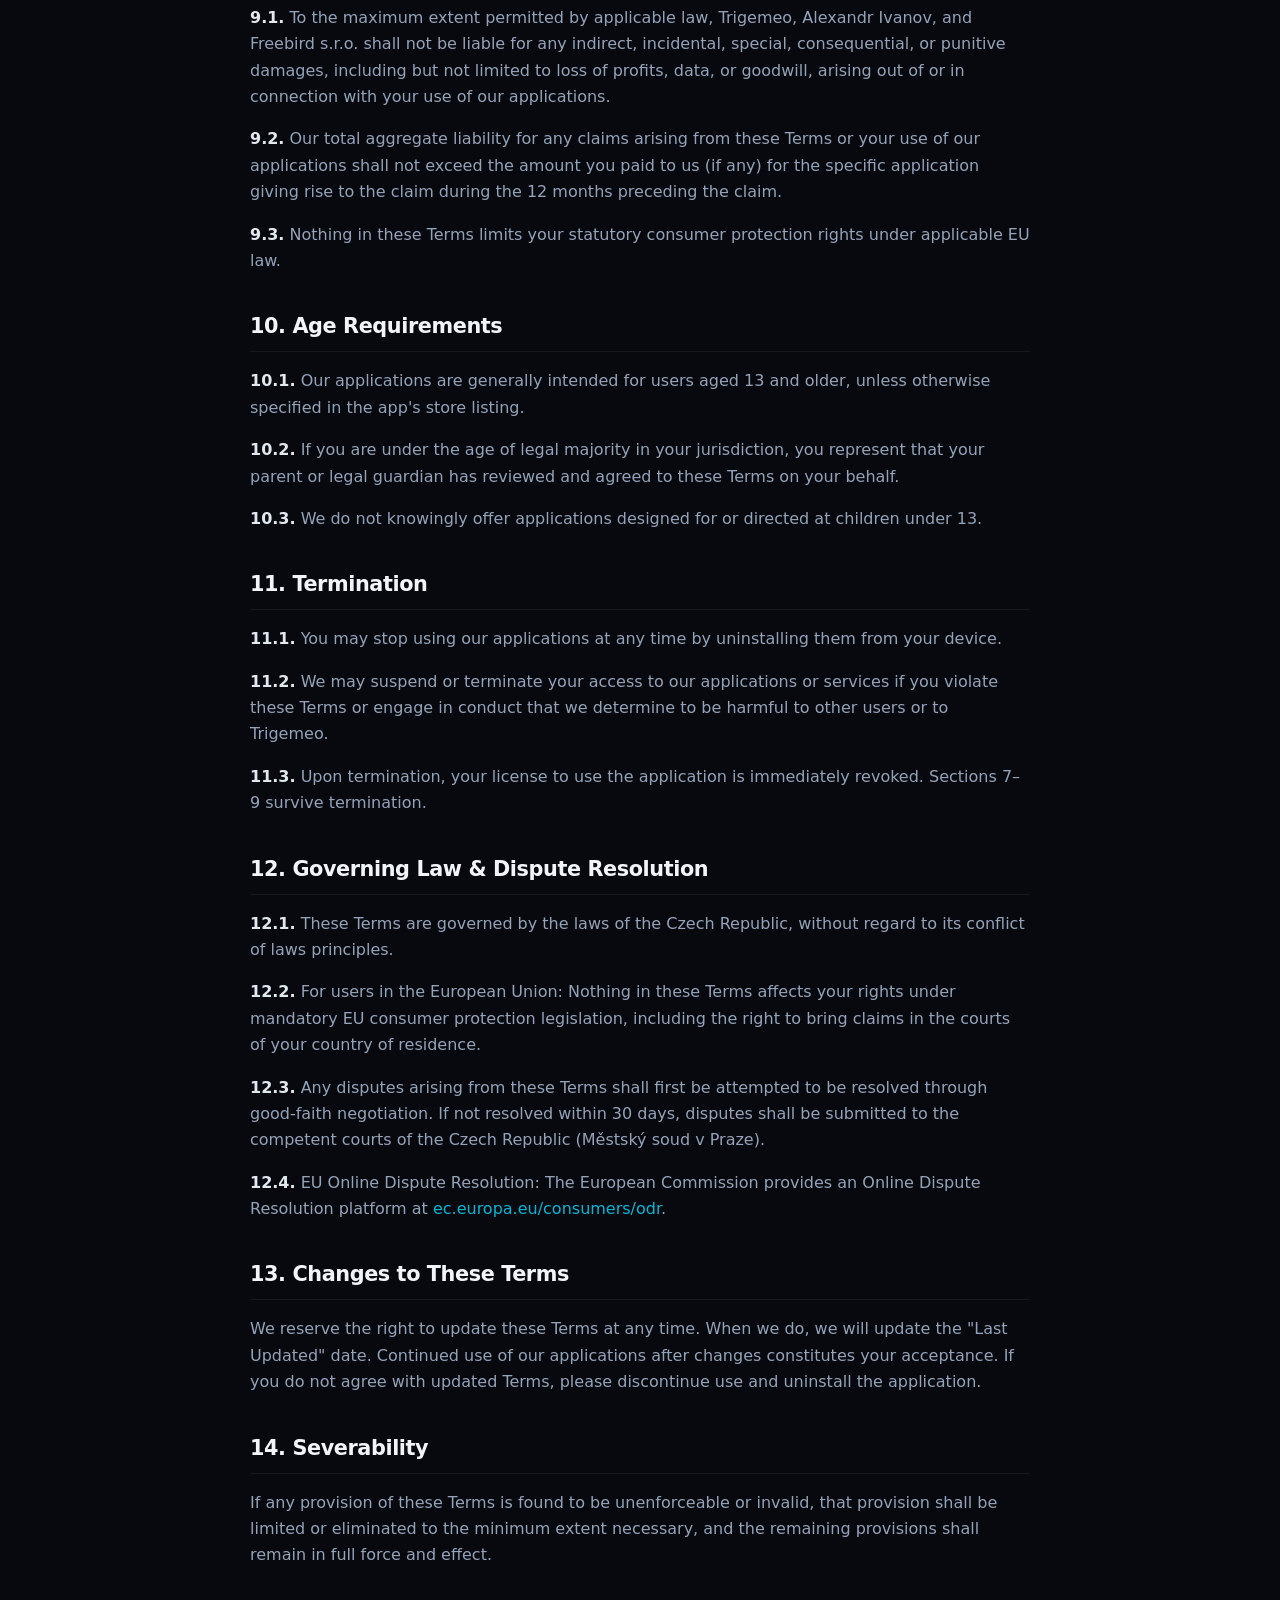
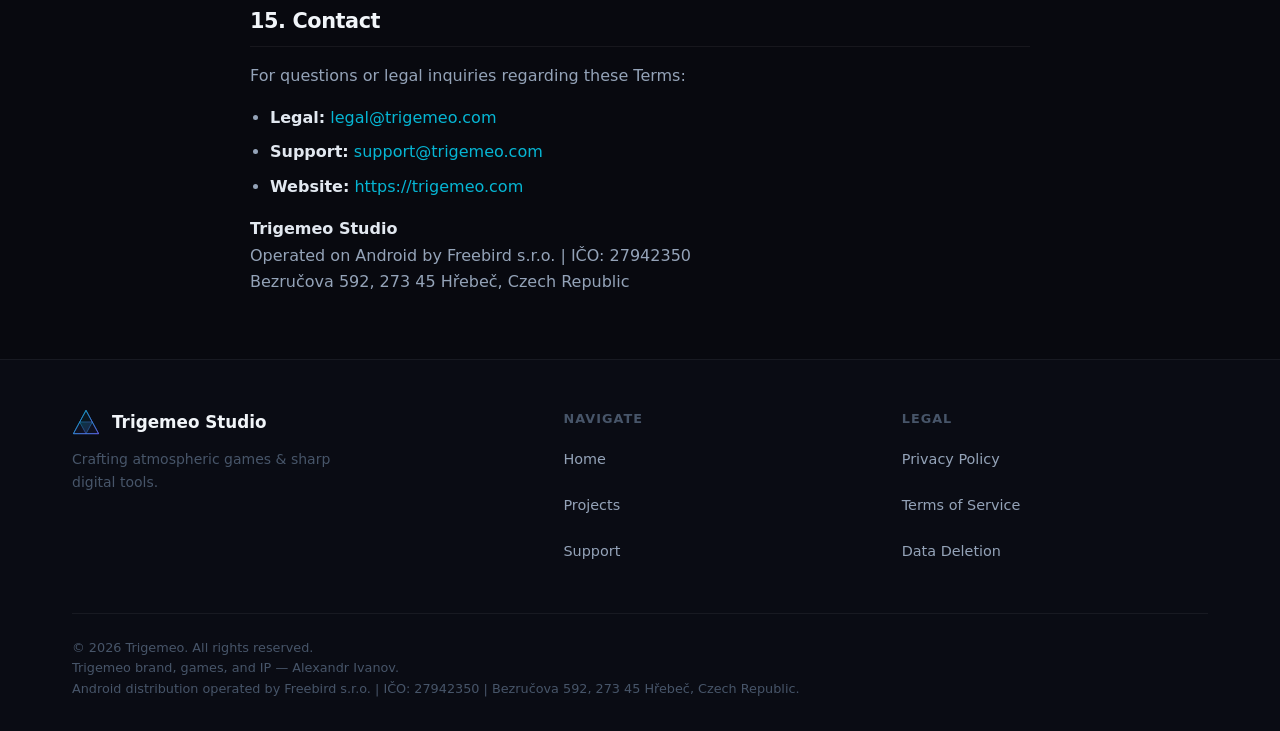
<file: terms/index.html>
<!DOCTYPE html>
<html lang="en">
<head>
  <meta charset="UTF-8">
  <meta name="viewport" content="width=device-width, initial-scale=1.0">

  <title>Terms of Service — Trigemeo Studio</title>
  <meta name="description" content="Terms of Service and End User License Agreement for all Trigemeo games and applications.">
  <meta name="robots" content="index, follow">
  <link rel="canonical" href="https://trigemeo.com/terms/">

  <meta property="og:type"        content="website">
  <meta property="og:url"         content="https://trigemeo.com/terms/">
  <meta property="og:title"       content="Terms of Service — Trigemeo Studio">
  <meta property="og:site_name"   content="Trigemeo Studio">

  <link rel="stylesheet" href="../assets/css/style.css">
  <link rel="icon" href="../assets/img/logo.svg" type="image/svg+xml">
</head>
<body>

  <!-- ── Navigation ── -->
  <nav class="nav" aria-label="Main navigation">
    <div class="nav__inner">
      <a href="/" class="nav__logo" aria-label="Trigemeo Studio — Home">
        <img src="../assets/img/logo.svg" alt="" class="nav__logo-img" width="32" height="32">
        Trigemeo
      </a>
      <ul class="nav__links" role="list">
        <li><a href="/">Home</a></li>
        <li><a href="/projects/">Projects</a></li>
        <li><a href="/support/">Support</a></li>
        <li><a href="/privacy/">Privacy</a></li>
        <li><a href="/terms/" aria-current="page">Terms</a></li>
      </ul>
      <button class="nav__burger" aria-label="Toggle menu" aria-expanded="false">
        <span class="nav__burger-line"></span>
        <span class="nav__burger-line"></span>
        <span class="nav__burger-line"></span>
      </button>
    </div>
  </nav>

  <main>
    <article class="legal-content">

      <h1>Terms of Service &amp; EULA</h1>
      <span class="legal-date">
        Last Updated: September 29, 2026 &nbsp;·&nbsp; Effective Date: September 29, 2026
      </span>

      <p>Please read these Terms of Service and End User License Agreement ("Terms") carefully before using any mobile application or digital product developed and published by Trigemeo ("we", "our", "us").</p>
      <p>By downloading, installing, or using any Trigemeo application, you agree to be bound by these Terms. If you do not agree, do not use our applications.</p>

      <h2>1. About Trigemeo</h2>
      <p>Trigemeo is an independent game and software development studio.</p>
      <ul>
        <li><strong>On Apple App Store:</strong> Applications are published by Alexandr Ivanov (individual developer).</li>
        <li><strong>On Google Play:</strong> Applications are published and operated by Freebird s.r.o. (IČO: 27942350, Czech Republic) under a license agreement with the intellectual property owner.</li>
      </ul>
      <p>All intellectual property rights in Trigemeo applications are owned by Alexandr Ivanov.</p>

      <h2>2. License Grant</h2>
      <p>Subject to your compliance with these Terms, we grant you a personal, non-exclusive, non-transferable, revocable, limited license to download, install, and use our applications on devices that you own or control, solely for your personal, non-commercial entertainment or utility purposes.</p>
      <p>You may <strong>NOT</strong>:</p>
      <ul>
        <li>Copy, modify, distribute, sell, or lease any part of our applications.</li>
        <li>Reverse-engineer, decompile, or disassemble our applications.</li>
        <li>Use our applications for any commercial purpose without our written consent.</li>
        <li>Exploit bugs, glitches, or design errors for unfair advantage in multiplayer modes.</li>
        <li>Use automated scripts, bots, or cheating tools.</li>
      </ul>

      <h2>3. In-App Purchases &amp; Subscriptions</h2>
      <p><strong>3.1.</strong> Some of our applications offer premium features, content, or functionality available through in-app purchases or subscriptions.</p>
      <p><strong>3.2.</strong> All purchases and subscriptions are processed exclusively through the Apple App Store or Google Play Store. We do not process payments directly and do not have access to your payment information.</p>
      <p><strong>3.3.</strong> Subscription terms:</p>
      <ul>
        <li>Subscriptions automatically renew unless cancelled at least 24 hours before the end of the current billing period.</li>
        <li>You can manage and cancel subscriptions through your Apple ID or Google Play account settings.</li>
        <li>Pricing may vary by region and is displayed in your local currency at the time of purchase.</li>
      </ul>
      <p><strong>3.4.</strong> Refund policy: Refund requests are handled by <a href="https://reportaproblem.apple.com" target="_blank" rel="noopener">Apple</a> or <a href="https://play.google.com/store/account" target="_blank" rel="noopener">Google</a> in accordance with their respective refund policies. We cannot process refunds directly.</p>
      <p><strong>3.5.</strong> Restore Purchases: If you reinstall an app or switch devices, you can restore previously purchased content using the "Restore Purchases" function within the app.</p>

      <h2>4. Online &amp; Multiplayer Features</h2>
      <p><strong>4.1.</strong> Certain applications (e.g., Brandub) offer online multiplayer functionality through Apple Game Center or Google Play Games Services.</p>
      <p><strong>4.2.</strong> When using multiplayer features, you agree to:</p>
      <ul>
        <li>Treat other players with respect and sportsmanship.</li>
        <li>Not use cheats, exploits, or third-party tools to gain unfair advantages.</li>
        <li>Not engage in harassment, hate speech, or abusive behavior.</li>
      </ul>
      <p><strong>4.3.</strong> We reserve the right to restrict or suspend access to online features for users who violate these conduct guidelines.</p>

      <h2>5. Advertising</h2>
      <p><strong>5.1.</strong> Some of our free applications may display advertisements provided by third-party ad networks (e.g., Google AdMob).</p>
      <p><strong>5.2.</strong> Ad content is served by third-party providers and does not reflect the views or endorsements of Trigemeo.</p>
      <p><strong>5.3.</strong> On iOS, you will be asked for your consent before ad-related tracking occurs (App Tracking Transparency). You can change your preference at any time in your device settings.</p>

      <h2>6. User-Generated Content</h2>
      <p>Our applications generally do not support user-generated content. If this changes in future updates, additional terms will apply and will be communicated to you.</p>

      <h2>7. Intellectual Property</h2>
      <p><strong>7.1.</strong> All game assets, source code, artwork, audio, music, animations, themes, logos, trademarks, and branding within our applications are the exclusive property of Trigemeo (Alexandr Ivanov) and are protected by international copyright, trademark, and intellectual property laws.</p>
      <p><strong>7.2.</strong> The Trigemeo name, logo, and all related product names are trademarks of Alexandr Ivanov. You may not use them without prior written permission.</p>
      <p><strong>7.3.</strong> Nothing in these Terms grants you any right, title, or interest in our intellectual property.</p>

      <h2>8. Disclaimer of Warranties</h2>
      <p><strong>8.1.</strong> Our applications are provided "AS IS" and "AS AVAILABLE" without warranties of any kind, whether express or implied, including but not limited to implied warranties of merchantability, fitness for a particular purpose, and non-infringement.</p>
      <p><strong>8.2.</strong> We do not warrant that our applications will be uninterrupted, error-free, or free of harmful components.</p>

      <h2>9. Limitation of Liability</h2>
      <p><strong>9.1.</strong> To the maximum extent permitted by applicable law, Trigemeo, Alexandr Ivanov, and Freebird s.r.o. shall not be liable for any indirect, incidental, special, consequential, or punitive damages, including but not limited to loss of profits, data, or goodwill, arising out of or in connection with your use of our applications.</p>
      <p><strong>9.2.</strong> Our total aggregate liability for any claims arising from these Terms or your use of our applications shall not exceed the amount you paid to us (if any) for the specific application giving rise to the claim during the 12 months preceding the claim.</p>
      <p><strong>9.3.</strong> Nothing in these Terms limits your statutory consumer protection rights under applicable EU law.</p>

      <h2>10. Age Requirements</h2>
      <p><strong>10.1.</strong> Our applications are generally intended for users aged 13 and older, unless otherwise specified in the app's store listing.</p>
      <p><strong>10.2.</strong> If you are under the age of legal majority in your jurisdiction, you represent that your parent or legal guardian has reviewed and agreed to these Terms on your behalf.</p>
      <p><strong>10.3.</strong> We do not knowingly offer applications designed for or directed at children under 13.</p>

      <h2>11. Termination</h2>
      <p><strong>11.1.</strong> You may stop using our applications at any time by uninstalling them from your device.</p>
      <p><strong>11.2.</strong> We may suspend or terminate your access to our applications or services if you violate these Terms or engage in conduct that we determine to be harmful to other users or to Trigemeo.</p>
      <p><strong>11.3.</strong> Upon termination, your license to use the application is immediately revoked. Sections 7–9 survive termination.</p>

      <h2>12. Governing Law &amp; Dispute Resolution</h2>
      <p><strong>12.1.</strong> These Terms are governed by the laws of the Czech Republic, without regard to its conflict of laws principles.</p>
      <p><strong>12.2.</strong> For users in the European Union: Nothing in these Terms affects your rights under mandatory EU consumer protection legislation, including the right to bring claims in the courts of your country of residence.</p>
      <p><strong>12.3.</strong> Any disputes arising from these Terms shall first be attempted to be resolved through good-faith negotiation. If not resolved within 30 days, disputes shall be submitted to the competent courts of the Czech Republic (Městský soud v Praze).</p>
      <p><strong>12.4.</strong> EU Online Dispute Resolution: The European Commission provides an Online Dispute Resolution platform at <a href="https://ec.europa.eu/consumers/odr" target="_blank" rel="noopener">ec.europa.eu/consumers/odr</a>.</p>

      <h2>13. Changes to These Terms</h2>
      <p>We reserve the right to update these Terms at any time. When we do, we will update the "Last Updated" date. Continued use of our applications after changes constitutes your acceptance. If you do not agree with updated Terms, please discontinue use and uninstall the application.</p>

      <h2>14. Severability</h2>
      <p>If any provision of these Terms is found to be unenforceable or invalid, that provision shall be limited or eliminated to the minimum extent necessary, and the remaining provisions shall remain in full force and effect.</p>

      <h2>15. Contact</h2>
      <p>For questions or legal inquiries regarding these Terms:</p>
      <ul>
        <li><strong>Legal:</strong> <a href="mailto:legal@trigemeo.com">legal@trigemeo.com</a></li>
        <li><strong>Support:</strong> <a href="mailto:support@trigemeo.com">support@trigemeo.com</a></li>
        <li><strong>Website:</strong> <a href="https://trigemeo.com">https://trigemeo.com</a></li>
      </ul>
      <p>
        <strong>Trigemeo Studio</strong><br>
        Operated on Android by Freebird s.r.o. | IČO: 27942350<br>
        Bezručova 592, 273 45 Hřebeč, Czech Republic
      </p>

    </article>
  </main>

  <!-- ── Footer ── -->
  <footer class="footer" role="contentinfo">
    <div class="container">
      <div class="footer__grid">
        <div class="footer__brand">
          <a href="/" class="footer__logo">
            <img src="../assets/img/logo.svg" alt="" class="footer__logo-img" width="28" height="28">
            Trigemeo Studio
          </a>
          <p class="footer__tagline">Crafting atmospheric games &amp; sharp digital tools.</p>
        </div>
        <div>
          <p class="footer__nav-title">Navigate</p>
          <ul class="footer__nav-list" role="list">
            <li><a href="/">Home</a></li>
            <li><a href="/projects/">Projects</a></li>
            <li><a href="/support/">Support</a></li>
          </ul>
        </div>
        <div>
          <p class="footer__nav-title">Legal</p>
          <ul class="footer__nav-list" role="list">
            <li><a href="/privacy/">Privacy Policy</a></li>
            <li><a href="/terms/">Terms of Service</a></li>
            <li><a href="/support/#delete-data">Data Deletion</a></li>
          </ul>
        </div>
      </div>
      <div class="footer__bottom">
        <div>
          <p class="footer__legal">© 2026 Trigemeo. All rights reserved.</p>
          <p class="footer__legal">Trigemeo brand, games, and IP — Alexandr Ivanov.</p>
          <p class="footer__legal">Android distribution operated by Freebird s.r.o. | IČO: 27942350 | Bezručova 592, 273 45 Hřebeč, Czech Republic.</p>
        </div>
      </div>
    </div>
  </footer>

  <script src="../assets/js/main.js"></script>
</body>
</html>
</file>
<file: assets/css/style.css>
/* ============================================================
   TRIGEMEO STUDIO — style.css
   Cyber-Indie / Neo-Tactile Dark Theme
   Zero dependencies. Pure CSS3 + Custom Properties.
   ============================================================ */

/* ── 1. CSS Reset ──────────────────────────────────────────── */
*, *::before, *::after {
  box-sizing: border-box;
  margin: 0;
  padding: 0;
}

html {
  scroll-behavior: smooth;
  -webkit-text-size-adjust: 100%;
}

img, svg, video {
  display: block;
  max-width: 100%;
}

input, button, textarea, select {
  font: inherit;
}

/* ── 2. CSS Custom Properties ──────────────────────────────── */
:root {
  /* Backgrounds */
  --bg-body:       #08090f;
  --bg-primary:    #0a0c14;
  --bg-secondary:  #101322;
  --bg-card:       rgba(16, 19, 34, 0.72);
  --bg-glass:      rgba(255, 255, 255, 0.03);
  --bg-input:      rgba(255, 255, 255, 0.06);

  /* Accent Colors */
  --accent-cyan:    #06b6d4;
  --accent-indigo:  #6366f1;
  --accent-amber:   #f59e0b;
  --accent-emerald: #10b981;
  --accent-rose:    #f43f5e;

  /* Text */
  --text-primary:   #e2e8f0;
  --text-secondary: #94a3b8;
  --text-muted:     #475569;
  --text-heading:   #f1f5f9;

  /* Borders */
  --border-subtle:  rgba(255, 255, 255, 0.06);
  --border-card:    rgba(255, 255, 255, 0.08);
  --border-hover-indigo: rgba(99, 102, 241, 0.45);
  --border-hover-cyan:   rgba(6, 182, 212, 0.45);
  --border-hover-amber:  rgba(245, 158, 11, 0.45);

  /* Glows & Shadows */
  --glow-cyan:    0 0 24px rgba(6, 182, 212, 0.18);
  --glow-indigo:  0 0 24px rgba(99, 102, 241, 0.18);
  --glow-amber:   0 0 24px rgba(245, 158, 11, 0.18);
  --shadow-card:  0 4px 24px rgba(0, 0, 0, 0.35);
  --shadow-lg:    0 8px 48px rgba(0, 0, 0, 0.45);

  /* Typography */
  --font-sans: system-ui, -apple-system, BlinkMacSystemFont,
               "Segoe UI", Roboto, "Helvetica Neue", Arial, sans-serif;
  --font-mono: ui-monospace, "SF Mono", "Cascadia Code", Consolas, monospace;
  --line-height:       1.65;
  --line-height-tight: 1.2;

  /* Spacing */
  --sp-1:  0.25rem;
  --sp-2:  0.5rem;
  --sp-3:  0.75rem;
  --sp-4:  1rem;
  --sp-5:  1.25rem;
  --sp-6:  1.5rem;
  --sp-8:  2rem;
  --sp-10: 2.5rem;
  --sp-12: 3rem;
  --sp-16: 4rem;
  --sp-20: 5rem;
  --sp-24: 6rem;

  /* Border Radius */
  --radius-sm:   6px;
  --radius-md:   12px;
  --radius-lg:   16px;
  --radius-xl:   24px;
  --radius-full: 9999px;

  /* Transitions */
  --ease-out:      cubic-bezier(0.16, 1, 0.3, 1);
  --duration-fast: 150ms;
  --duration-base: 260ms;
  --duration-slow: 420ms;

  /* Layout */
  --container-max:    1200px;
  --container-narrow: 820px;
  --nav-height:       64px;
}

/* ── 3. Keyframe Animations ────────────────────────────────── */
@keyframes fadeInUp {
  from { opacity: 0; transform: translateY(28px); }
  to   { opacity: 1; transform: translateY(0); }
}

@keyframes fadeIn {
  from { opacity: 0; }
  to   { opacity: 1; }
}

@keyframes glowPulse {
  0%, 100% { box-shadow: 0 0 10px rgba(99, 102, 241, 0.15); }
  50%      { box-shadow: 0 0 28px rgba(99, 102, 241, 0.4); }
}

@keyframes float {
  0%, 100% { transform: translateY(0) rotate(0deg); }
  50%       { transform: translateY(-14px) rotate(4deg); }
}

@keyframes toastIn {
  from { opacity: 0; transform: translateY(8px) scale(0.95); }
  to   { opacity: 1; transform: translateY(0) scale(1); }
}

@keyframes toastOut {
  from { opacity: 1; transform: translateY(0) scale(1); }
  to   { opacity: 0; transform: translateY(8px) scale(0.95); }
}

@keyframes heroGlow {
  0%, 100% { text-shadow: 0 0 40px rgba(6, 182, 212, 0.2); }
  50%       { text-shadow: 0 0 80px rgba(99, 102, 241, 0.3); }
}

/* ── 4. Base Styles ────────────────────────────────────────── */
body {
  font-family: var(--font-sans);
  font-size: 1rem;
  line-height: var(--line-height);
  color: var(--text-primary);
  background-color: var(--bg-body);
  min-height: 100vh;
  overflow-x: hidden;
  -webkit-font-smoothing: antialiased;
  -moz-osx-font-smoothing: grayscale;
}

::selection {
  background: rgba(99, 102, 241, 0.35);
  color: #fff;
}

/* Scrollbar */
::-webkit-scrollbar { width: 6px; }
::-webkit-scrollbar-track { background: var(--bg-primary); }
::-webkit-scrollbar-thumb { background: rgba(99,102,241,0.4); border-radius: 3px; }
::-webkit-scrollbar-thumb:hover { background: var(--accent-indigo); }

/* ── 5. Typography ─────────────────────────────────────────── */
h1, h2, h3, h4, h5, h6 {
  font-family: var(--font-sans);
  color: var(--text-heading);
  line-height: var(--line-height-tight);
  font-weight: 700;
  letter-spacing: -0.02em;
}

h1 { font-size: clamp(2.2rem, 5vw, 4rem); }
h2 { font-size: clamp(1.6rem, 3.5vw, 2.5rem); }
h3 { font-size: clamp(1.2rem, 2.5vw, 1.5rem); }
h4 { font-size: 1.1rem; }

p {
  color: var(--text-secondary);
  max-width: 68ch;
}

a {
  color: var(--accent-cyan);
  text-decoration: none;
  transition: color var(--duration-fast) var(--ease-out);
}

a:hover { color: var(--accent-indigo); }

strong { color: var(--text-primary); font-weight: 600; }

code {
  font-family: var(--font-mono);
  font-size: 0.875em;
  background: rgba(99,102,241,0.12);
  color: var(--accent-cyan);
  padding: 0.15em 0.4em;
  border-radius: var(--radius-sm);
}

ul, ol {
  padding-left: var(--sp-5);
  color: var(--text-secondary);
}

li { margin-bottom: var(--sp-2); }

/* ── 6. Layout Utilities ───────────────────────────────────── */
.container {
  width: 100%;
  max-width: var(--container-max);
  margin: 0 auto;
  padding: 0 var(--sp-5);
}

.container--narrow {
  max-width: var(--container-narrow);
}

.section {
  padding: var(--sp-20) 0;
}

.section--sm {
  padding: var(--sp-12) 0;
}

.section__header {
  margin-bottom: var(--sp-12);
}

.section__eyebrow {
  font-size: 0.75rem;
  font-weight: 700;
  letter-spacing: 0.12em;
  text-transform: uppercase;
  color: var(--accent-indigo);
  margin-bottom: var(--sp-3);
  display: block;
}

.section__title {
  margin-bottom: var(--sp-4);
}

.section__subtitle {
  font-size: 1.1rem;
  color: var(--text-secondary);
  max-width: 56ch;
}

.grid {
  display: grid;
  gap: var(--sp-5);
}

.grid--2 { grid-template-columns: repeat(auto-fill, minmax(280px, 1fr)); }
.grid--3 { grid-template-columns: repeat(auto-fill, minmax(300px, 1fr)); }

/* ── 7. Navigation ─────────────────────────────────────────── */
.nav {
  position: sticky;
  top: 0;
  z-index: 100;
  height: var(--nav-height);
  display: flex;
  align-items: center;
  background: rgba(8, 9, 15, 0.85);
  backdrop-filter: blur(16px);
  -webkit-backdrop-filter: blur(16px);
  border-bottom: 1px solid var(--border-subtle);
}

.nav__inner {
  display: flex;
  align-items: center;
  justify-content: space-between;
  width: 100%;
  max-width: var(--container-max);
  margin: 0 auto;
  padding: 0 var(--sp-5);
}

.nav__logo {
  display: flex;
  align-items: center;
  gap: var(--sp-3);
  color: var(--text-heading);
  font-weight: 700;
  font-size: 1.1rem;
  letter-spacing: -0.01em;
  text-decoration: none;
  transition: opacity var(--duration-fast) var(--ease-out);
}

.nav__logo:hover { opacity: 0.85; color: var(--text-heading); }

.nav__logo-img {
  width: 32px;
  height: 32px;
}

.nav__links {
  display: flex;
  align-items: center;
  gap: var(--sp-6);
  list-style: none;
  padding: 0;
  margin: 0;
}

.nav__links a {
  font-size: 0.9rem;
  font-weight: 500;
  color: var(--text-secondary);
  transition: color var(--duration-fast) var(--ease-out);
  position: relative;
}

.nav__links a::after {
  content: '';
  position: absolute;
  bottom: -4px;
  left: 0;
  width: 0;
  height: 2px;
  background: var(--accent-indigo);
  border-radius: 1px;
  transition: width var(--duration-base) var(--ease-out);
}

.nav__links a:hover { color: var(--text-primary); }
.nav__links a:hover::after { width: 100%; }

.nav__links a[aria-current="page"] {
  color: var(--text-primary);
}
.nav__links a[aria-current="page"]::after {
  width: 100%;
}

/* Burger Button */
.nav__burger {
  display: none;
  flex-direction: column;
  justify-content: space-between;
  width: 24px;
  height: 18px;
  background: none;
  border: none;
  cursor: pointer;
  padding: 0;
}

.nav__burger-line {
  display: block;
  width: 100%;
  height: 2px;
  background: var(--text-primary);
  border-radius: 1px;
  transition: transform var(--duration-base) var(--ease-out),
              opacity var(--duration-base) var(--ease-out);
}

/* Mobile menu open state */
.nav--open .nav__burger-line:nth-child(1) {
  transform: translateY(8px) rotate(45deg);
}
.nav--open .nav__burger-line:nth-child(2) {
  opacity: 0;
}
.nav--open .nav__burger-line:nth-child(3) {
  transform: translateY(-8px) rotate(-45deg);
}

/* ── 8. Hero Section ───────────────────────────────────────── */
.hero {
  position: relative;
  padding: var(--sp-24) 0 var(--sp-20);
  overflow: hidden;
  text-align: center;
}

.hero::before {
  content: '';
  position: absolute;
  top: -40%;
  left: 50%;
  transform: translateX(-50%);
  width: 800px;
  height: 600px;
  background: radial-gradient(ellipse at center,
    rgba(99, 102, 241, 0.08) 0%,
    rgba(6, 182, 212, 0.05) 40%,
    transparent 70%);
  pointer-events: none;
}

.hero__eyebrow {
  display: inline-block;
  font-size: 0.75rem;
  font-weight: 700;
  letter-spacing: 0.15em;
  text-transform: uppercase;
  color: var(--accent-cyan);
  margin-bottom: var(--sp-5);
  padding: var(--sp-2) var(--sp-4);
  border: 1px solid rgba(6, 182, 212, 0.25);
  border-radius: var(--radius-full);
  background: rgba(6, 182, 212, 0.06);
  animation: fadeIn var(--duration-slow) var(--ease-out) 0.1s both;
}

.hero__title {
  font-size: clamp(2.8rem, 7vw, 5.5rem);
  font-weight: 800;
  letter-spacing: -0.04em;
  line-height: 1.05;
  margin-bottom: var(--sp-5);
  animation: fadeInUp var(--duration-slow) var(--ease-out) 0.2s both;
}

.hero__title .text-gradient {
  background: linear-gradient(135deg, var(--accent-cyan) 0%, var(--accent-indigo) 60%, var(--accent-amber) 100%);
  -webkit-background-clip: text;
  -webkit-text-fill-color: transparent;
  background-clip: text;
  animation: heroGlow 4s ease-in-out infinite;
}

.hero__subtitle {
  font-size: clamp(1.1rem, 2vw, 1.35rem);
  color: var(--text-secondary);
  margin: 0 auto var(--sp-4);
  max-width: 52ch;
  animation: fadeInUp var(--duration-slow) var(--ease-out) 0.3s both;
}

.hero__tagline {
  font-size: 1rem;
  color: var(--text-muted);
  font-style: italic;
  margin-bottom: var(--sp-10);
  animation: fadeInUp var(--duration-slow) var(--ease-out) 0.4s both;
}

.hero__cta {
  display: flex;
  flex-wrap: wrap;
  justify-content: center;
  gap: var(--sp-4);
  animation: fadeInUp var(--duration-slow) var(--ease-out) 0.5s both;
}

/* ── 9. Buttons ────────────────────────────────────────────── */
.btn {
  display: inline-flex;
  align-items: center;
  gap: var(--sp-2);
  padding: 0.75rem 1.75rem;
  border-radius: var(--radius-full);
  font-weight: 600;
  font-size: 0.95rem;
  text-decoration: none;
  cursor: pointer;
  border: none;
  transition: transform var(--duration-base) var(--ease-out),
              box-shadow var(--duration-base) var(--ease-out),
              background var(--duration-base) var(--ease-out);
}

.btn:hover { transform: translateY(-2px); }

.btn--primary {
  background: linear-gradient(135deg, var(--accent-cyan), var(--accent-indigo));
  color: #fff;
  box-shadow: 0 4px 20px rgba(99, 102, 241, 0.3);
}

.btn--primary:hover {
  box-shadow: 0 8px 32px rgba(99, 102, 241, 0.45);
  color: #fff;
}

.btn--secondary {
  background: var(--bg-card);
  color: var(--text-primary);
  border: 1px solid var(--border-card);
  backdrop-filter: blur(8px);
}

.btn--secondary:hover {
  border-color: var(--border-hover-indigo);
  box-shadow: var(--glow-indigo);
  color: var(--text-primary);
}

.btn--sm {
  padding: 0.5rem 1.25rem;
  font-size: 0.875rem;
}

/* ── 10. Cards ─────────────────────────────────────────────── */
.card {
  background: var(--bg-card);
  backdrop-filter: blur(12px);
  -webkit-backdrop-filter: blur(12px);
  border: 1px solid var(--border-card);
  border-radius: var(--radius-lg);
  padding: var(--sp-6);
  transition: border-color var(--duration-base) var(--ease-out),
              box-shadow var(--duration-base) var(--ease-out),
              transform var(--duration-base) var(--ease-out);
  position: relative;
  overflow: hidden;
}

.card::before {
  content: '';
  position: absolute;
  inset: 0;
  background: linear-gradient(135deg, rgba(255,255,255,0.02) 0%, transparent 60%);
  pointer-events: none;
}

.card:hover {
  transform: translateY(-5px);
}

.card--cyan:hover {
  border-color: var(--border-hover-cyan);
  box-shadow: var(--glow-cyan), var(--shadow-card);
}

.card--indigo:hover {
  border-color: var(--border-hover-indigo);
  box-shadow: var(--glow-indigo), var(--shadow-card);
}

.card--amber:hover {
  border-color: var(--border-hover-amber);
  box-shadow: var(--glow-amber), var(--shadow-card);
}

.card--emerald:hover {
  border-color: rgba(16,185,129,0.45);
  box-shadow: 0 0 24px rgba(16,185,129,0.15), var(--shadow-card);
}

.card__top {
  display: flex;
  align-items: flex-start;
  justify-content: space-between;
  margin-bottom: var(--sp-4);
  gap: var(--sp-3);
}

.card__icon {
  display: inline-flex;
  align-items: center;
  justify-content: center;
  width: 48px;
  height: 48px;
  border-radius: var(--radius-md);
  flex-shrink: 0;
  background: rgba(255, 255, 255, 0.04);
  border: 1px solid rgba(255, 255, 255, 0.07);
  transition: box-shadow var(--duration-base) var(--ease-out),
              border-color var(--duration-base) var(--ease-out);
}

/* Colored icon variants — SVG inherits currentColor stroke */
.card__icon--cyan   { color: var(--accent-cyan);    background: rgba(6,182,212,0.08);   border-color: rgba(6,182,212,0.18); }
.card__icon--indigo { color: var(--accent-indigo);  background: rgba(99,102,241,0.08);  border-color: rgba(99,102,241,0.18); }
.card__icon--amber  { color: var(--accent-amber);   background: rgba(245,158,11,0.08);  border-color: rgba(245,158,11,0.18); }
.card__icon--emerald{ color: var(--accent-emerald); background: rgba(16,185,129,0.08);  border-color: rgba(16,185,129,0.18); }

/* Glow icon on card hover */
.card--cyan:hover   .card__icon--cyan    { box-shadow: 0 0 16px rgba(6,182,212,0.28);   border-color: rgba(6,182,212,0.45); }
.card--indigo:hover .card__icon--indigo  { box-shadow: 0 0 16px rgba(99,102,241,0.28);  border-color: rgba(99,102,241,0.45); }
.card--amber:hover  .card__icon--amber   { box-shadow: 0 0 16px rgba(245,158,11,0.28);  border-color: rgba(245,158,11,0.45); }
.card--emerald:hover .card__icon--emerald{ box-shadow: 0 0 16px rgba(16,185,129,0.28); border-color: rgba(16,185,129,0.45); }

.card__title {
  font-size: 1.15rem;
  font-weight: 700;
  margin-bottom: var(--sp-1);
  color: var(--text-heading);
}

.card__subtitle {
  font-size: 0.8rem;
  font-weight: 600;
  text-transform: uppercase;
  letter-spacing: 0.06em;
  color: var(--text-muted);
  margin-bottom: var(--sp-3);
}

.card__desc {
  font-size: 0.9rem;
  color: var(--text-secondary);
  line-height: 1.55;
  max-width: none;
}

/* Fade-in animation via Intersection Observer */
.card.is-hidden {
  opacity: 0;
  transform: translateY(24px);
}

.card.is-visible {
  animation: fadeInUp var(--duration-slow) var(--ease-out) both;
}

/* ── 11. Badges ────────────────────────────────────────────── */
.badge {
  display: inline-flex;
  align-items: center;
  padding: 3px 10px;
  border-radius: var(--radius-full);
  font-size: 0.7rem;
  font-weight: 700;
  text-transform: uppercase;
  letter-spacing: 0.06em;
  white-space: nowrap;
  flex-shrink: 0;
}

.badge--coming-soon {
  background: rgba(6, 182, 212, 0.12);
  color: var(--accent-cyan);
  border: 1px solid rgba(6, 182, 212, 0.3);
}

.badge--in-dev {
  background: rgba(99, 102, 241, 0.12);
  color: var(--accent-indigo);
  border: 1px solid rgba(99, 102, 241, 0.3);
}

.badge--beta {
  background: rgba(245, 158, 11, 0.12);
  color: var(--accent-amber);
  border: 1px solid rgba(245, 158, 11, 0.3);
}

.badge--lab {
  background: rgba(16, 185, 129, 0.12);
  color: var(--accent-emerald);
  border: 1px solid rgba(16, 185, 129, 0.3);
}

/* ── 12. Project Filter Tabs ───────────────────────────────── */
.tabs {
  display: flex;
  gap: var(--sp-2);
  flex-wrap: wrap;
  margin-bottom: var(--sp-8);
}

.tab {
  padding: 0.5rem 1.25rem;
  border-radius: var(--radius-full);
  background: var(--bg-glass);
  border: 1px solid var(--border-subtle);
  color: var(--text-secondary);
  font-size: 0.875rem;
  font-weight: 600;
  cursor: pointer;
  transition: all var(--duration-base) var(--ease-out);
}

.tab:hover {
  border-color: var(--border-hover-indigo);
  color: var(--text-primary);
}

.tab--active {
  background: rgba(99, 102, 241, 0.15);
  border-color: rgba(99, 102, 241, 0.4);
  color: var(--accent-indigo);
}

/* Filtered card hidden state */
.project-card[hidden] {
  display: none;
}

/* ── 13. FAQ Accordion ─────────────────────────────────────── */
.faq-list {
  display: flex;
  flex-direction: column;
  gap: var(--sp-3);
}

.faq-group__title {
  font-size: 0.75rem;
  font-weight: 700;
  letter-spacing: 0.1em;
  text-transform: uppercase;
  color: var(--accent-indigo);
  margin: var(--sp-8) 0 var(--sp-4);
}

.faq-group__title:first-child {
  margin-top: 0;
}

.accordion-item {
  border: 1px solid var(--border-card);
  border-radius: var(--radius-md);
  background: var(--bg-card);
  overflow: hidden;
  transition: border-color var(--duration-base) var(--ease-out);
}

.accordion-item:hover {
  border-color: var(--border-hover-indigo);
}

.accordion-trigger {
  width: 100%;
  display: flex;
  align-items: center;
  justify-content: space-between;
  gap: var(--sp-4);
  padding: var(--sp-4) var(--sp-5);
  background: none;
  border: none;
  cursor: pointer;
  color: var(--text-primary);
  font-size: 0.95rem;
  font-weight: 600;
  text-align: left;
  transition: color var(--duration-fast) var(--ease-out);
}

.accordion-trigger:hover { color: var(--accent-cyan); }

.accordion-trigger__icon {
  flex-shrink: 0;
  width: 20px;
  height: 20px;
  color: var(--text-muted);
  transition: transform var(--duration-base) var(--ease-out),
              color var(--duration-fast) var(--ease-out);
}

.accordion-item.is-open .accordion-trigger__icon {
  transform: rotate(45deg);
  color: var(--accent-indigo);
}

.accordion-panel {
  max-height: 0;
  overflow: hidden;
  transition: max-height var(--duration-slow) var(--ease-out);
}

.accordion-panel__inner {
  padding: 0 var(--sp-5) var(--sp-5);
  font-size: 0.9rem;
  color: var(--text-secondary);
  line-height: 1.6;
  max-width: none;
}

.accordion-panel__inner p { max-width: none; }
.accordion-panel__inner ul { margin-top: var(--sp-2); }

/* ── 14. Contact Cards ─────────────────────────────────────── */
.contact-card {
  display: flex;
  flex-direction: column;
  gap: var(--sp-3);
  position: relative;
}

.contact-card__icon {
  display: inline-flex;
  align-items: center;
  justify-content: center;
  width: 36px;
  height: 36px;
  border-radius: var(--radius-sm);
  background: rgba(255, 255, 255, 0.04);
  border: 1px solid var(--border-card);
  color: var(--accent-cyan);
  flex-shrink: 0;
}

.contact-card__label {
  font-size: 0.8rem;
  font-weight: 700;
  text-transform: uppercase;
  letter-spacing: 0.06em;
  color: var(--text-muted);
}

.contact-card__email {
  font-size: 0.95rem;
  font-weight: 600;
  color: var(--accent-cyan);
  word-break: break-all;
}

.contact-card__copy {
  display: inline-flex;
  align-items: center;
  gap: var(--sp-1);
  padding: 4px 10px;
  border-radius: var(--radius-full);
  background: rgba(99,102,241,0.1);
  border: 1px solid rgba(99,102,241,0.25);
  color: var(--accent-indigo);
  font-size: 0.75rem;
  font-weight: 600;
  cursor: pointer;
  width: fit-content;
  transition: all var(--duration-fast) var(--ease-out);
}

.contact-card__copy:hover {
  background: rgba(99,102,241,0.2);
  border-color: rgba(99,102,241,0.5);
}

/* ── 15. Form ──────────────────────────────────────────────── */
.form {
  display: flex;
  flex-direction: column;
  gap: var(--sp-5);
}

.form__row {
  display: grid;
  gap: var(--sp-4);
  grid-template-columns: 1fr 1fr;
}

.form__group {
  display: flex;
  flex-direction: column;
  gap: var(--sp-2);
}

.form__label {
  font-size: 0.85rem;
  font-weight: 600;
  color: var(--text-secondary);
}

.form__input,
.form__select,
.form__textarea {
  width: 100%;
  padding: 0.75rem 1rem;
  background: var(--bg-input);
  border: 1px solid var(--border-card);
  border-radius: var(--radius-md);
  color: var(--text-primary);
  font-size: 0.95rem;
  transition: border-color var(--duration-base) var(--ease-out),
              box-shadow var(--duration-base) var(--ease-out);
  outline: none;
  -webkit-appearance: none;
  appearance: none;
}

.form__input:focus,
.form__select:focus,
.form__textarea:focus {
  border-color: rgba(99,102,241,0.5);
  box-shadow: 0 0 0 3px rgba(99,102,241,0.1);
}

.form__input::placeholder,
.form__textarea::placeholder {
  color: var(--text-muted);
}

.form__select {
  background-image: url("data:image/svg+xml,%3Csvg xmlns='http://www.w3.org/2000/svg' viewBox='0 0 20 20'%3E%3Cpath fill='%2394a3b8' d='M5.293 7.293a1 1 0 011.414 0L10 10.586l3.293-3.293a1 1 0 111.414 1.414l-4 4a1 1 0 01-1.414 0l-4-4a1 1 0 010-1.414z'/%3E%3C/svg%3E");
  background-repeat: no-repeat;
  background-position: right 0.75rem center;
  background-size: 1.25rem;
  padding-right: 2.5rem;
  cursor: pointer;
}

.form__select option {
  background: var(--bg-secondary);
  color: var(--text-primary);
}

.form__textarea {
  resize: vertical;
  min-height: 120px;
}

.form__submit {
  align-self: flex-start;
}

/* ── 16. Support Page — Data Deletion ──────────────────────── */
.deletion-steps {
  display: flex;
  flex-direction: column;
  gap: var(--sp-4);
  counter-reset: steps;
}

.deletion-step {
  display: flex;
  gap: var(--sp-5);
  padding: var(--sp-5);
  background: var(--bg-card);
  border: 1px solid var(--border-card);
  border-radius: var(--radius-lg);
  align-items: flex-start;
}

.deletion-step__number {
  flex-shrink: 0;
  width: 36px;
  height: 36px;
  border-radius: var(--radius-full);
  background: rgba(99,102,241,0.15);
  border: 1px solid rgba(99,102,241,0.3);
  color: var(--accent-indigo);
  font-weight: 700;
  font-size: 0.9rem;
  display: flex;
  align-items: center;
  justify-content: center;
}

.deletion-step__content h4 {
  font-size: 0.95rem;
  margin-bottom: var(--sp-2);
}

.deletion-step__content p,
.deletion-step__content ul {
  font-size: 0.875rem;
  max-width: none;
}

/* ── 17. Philosophy / Manifesto ────────────────────────────── */
.philosophy {
  background: var(--bg-secondary);
  border-top: 1px solid var(--border-subtle);
  border-bottom: 1px solid var(--border-subtle);
  position: relative;
  overflow: hidden;
}

.philosophy::before {
  content: '';
  position: absolute;
  inset: 0;
  background: radial-gradient(ellipse at 70% 50%,
    rgba(99,102,241,0.06) 0%, transparent 65%);
  pointer-events: none;
}

.philosophy__quote {
  font-size: clamp(1.1rem, 2vw, 1.35rem);
  color: var(--text-primary);
  line-height: 1.7;
  font-style: italic;
  max-width: 66ch;
  position: relative;
}

.philosophy__quote::before {
  content: '"';
  font-size: 4rem;
  color: var(--accent-indigo);
  opacity: 0.3;
  line-height: 0;
  position: absolute;
  top: 0.6em;
  left: -0.5em;
  font-style: normal;
}

.philosophy__tagline {
  margin-top: var(--sp-6);
  font-size: 0.95rem;
  font-weight: 700;
  color: var(--accent-cyan);
  letter-spacing: 0.02em;
  font-style: normal;
}

/* ── 18. Footer ────────────────────────────────────────────── */
.footer {
  background: var(--bg-primary);
  border-top: 1px solid var(--border-subtle);
  padding: var(--sp-12) 0 var(--sp-8);
}

.footer__grid {
  display: grid;
  grid-template-columns: 1fr;
  gap: var(--sp-8);
  margin-bottom: var(--sp-10);
}

.footer__brand {
  display: flex;
  flex-direction: column;
  gap: var(--sp-3);
}

.footer__logo {
  display: flex;
  align-items: center;
  gap: var(--sp-3);
  color: var(--text-heading);
  font-weight: 700;
  font-size: 1.05rem;
  text-decoration: none;
}

.footer__logo:hover { color: var(--text-heading); opacity: 0.9; }

.footer__logo-img { width: 28px; height: 28px; }

.footer__tagline {
  font-size: 0.875rem;
  color: var(--text-muted);
  max-width: 34ch;
}

.footer__nav-title {
  font-size: 0.8rem;
  font-weight: 700;
  text-transform: uppercase;
  letter-spacing: 0.08em;
  color: var(--text-muted);
  margin-bottom: var(--sp-4);
}

.footer__nav-list {
  list-style: none;
  padding: 0;
  display: flex;
  flex-direction: column;
  gap: var(--sp-3);
}

.footer__nav-list a {
  font-size: 0.9rem;
  color: var(--text-secondary);
  transition: color var(--duration-fast) var(--ease-out);
}

.footer__nav-list a:hover { color: var(--accent-cyan); }

.footer__bottom {
  border-top: 1px solid var(--border-subtle);
  padding-top: var(--sp-6);
  display: flex;
  flex-direction: column;
  gap: var(--sp-2);
}

.footer__legal {
  font-size: 0.8rem;
  color: var(--text-muted);
  line-height: 1.6;
  max-width: none;
}

/* ── 19. Legal Content Pages ───────────────────────────────── */
.legal-content {
  max-width: var(--container-narrow);
  margin: 0 auto;
  padding: var(--sp-12) var(--sp-5);
}

.legal-content h1 {
  margin-bottom: var(--sp-2);
}

.legal-date {
  font-size: 0.875rem;
  color: var(--text-muted);
  margin-bottom: var(--sp-10);
  display: block;
}

.legal-content h2 {
  font-size: 1.3rem;
  margin-top: var(--sp-10);
  margin-bottom: var(--sp-4);
  padding-bottom: var(--sp-3);
  border-bottom: 1px solid var(--border-subtle);
}

.legal-content h3 {
  font-size: 1rem;
  color: var(--accent-cyan);
  margin-top: var(--sp-6);
  margin-bottom: var(--sp-3);
}

.legal-content p {
  margin-bottom: var(--sp-4);
  color: var(--text-secondary);
  max-width: none;
}

.legal-content ul, .legal-content ol {
  margin-bottom: var(--sp-4);
}

.legal-content li {
  color: var(--text-secondary);
  margin-bottom: var(--sp-2);
}

.legal-content table {
  width: 100%;
  border-collapse: collapse;
  margin: var(--sp-6) 0;
  font-size: 0.875rem;
}

.legal-content th {
  padding: var(--sp-3) var(--sp-4);
  background: var(--bg-secondary);
  color: var(--text-secondary);
  font-weight: 600;
  text-align: left;
  border: 1px solid var(--border-card);
}

.legal-content td {
  padding: var(--sp-3) var(--sp-4);
  border: 1px solid var(--border-subtle);
  color: var(--text-secondary);
  vertical-align: top;
}

.legal-content td a {
  font-size: 0.8rem;
}

/* ── 20. 404 Error Page ────────────────────────────────────── */
.error-page {
  display: flex;
  flex-direction: column;
  align-items: center;
  justify-content: center;
  min-height: calc(100vh - var(--nav-height) - 200px);
  text-align: center;
  padding: var(--sp-16) var(--sp-5);
}

.error-page__logo {
  animation: float 4s ease-in-out infinite;
  margin-bottom: var(--sp-8);
  width: 80px;
  height: 80px;
}

.error-page__code {
  font-size: clamp(5rem, 15vw, 10rem);
  font-weight: 800;
  line-height: 1;
  letter-spacing: -0.05em;
  background: linear-gradient(135deg, var(--accent-cyan), var(--accent-indigo));
  -webkit-background-clip: text;
  -webkit-text-fill-color: transparent;
  background-clip: text;
  margin-bottom: var(--sp-3);
}

.error-page__title {
  font-size: clamp(1.5rem, 4vw, 2.5rem);
  margin-bottom: var(--sp-4);
}

.error-page__desc {
  color: var(--text-secondary);
  font-size: 1.05rem;
  max-width: 44ch;
  margin: 0 auto var(--sp-8);
}

/* ── 21. Toast Notification ────────────────────────────────── */
.toast {
  position: fixed;
  bottom: var(--sp-6);
  left: 50%;
  transform: translateX(-50%);
  z-index: 999;
  background: var(--bg-secondary);
  border: 1px solid rgba(99,102,241,0.4);
  border-radius: var(--radius-full);
  padding: var(--sp-3) var(--sp-6);
  font-size: 0.875rem;
  font-weight: 600;
  color: var(--accent-indigo);
  box-shadow: var(--shadow-lg), var(--glow-indigo);
  pointer-events: none;
  animation: toastIn 0.2s var(--ease-out) both;
}

.toast--out {
  animation: toastOut 0.2s var(--ease-out) both;
}

/* ── 22. Utility Classes ───────────────────────────────────── */
.sr-only {
  position: absolute;
  width: 1px;
  height: 1px;
  padding: 0;
  margin: -1px;
  overflow: hidden;
  clip: rect(0,0,0,0);
  white-space: nowrap;
  border-width: 0;
}

.text-center { text-align: center; }
.text-muted  { color: var(--text-muted); }

.text-gradient {
  background: linear-gradient(135deg, var(--accent-cyan) 0%, var(--accent-indigo) 100%);
  -webkit-background-clip: text;
  -webkit-text-fill-color: transparent;
  background-clip: text;
  /* Prevent last character clipping caused by negative letter-spacing + background-clip */
  padding-right: 0.06em;
}

.divider {
  width: 48px;
  height: 3px;
  background: linear-gradient(90deg, var(--accent-cyan), var(--accent-indigo));
  border-radius: var(--radius-full);
  margin: var(--sp-5) 0;
}

.notice-box {
  background: rgba(245,158,11,0.08);
  border: 1px solid rgba(245,158,11,0.25);
  border-radius: var(--radius-md);
  padding: var(--sp-4) var(--sp-5);
  font-size: 0.875rem;
  color: var(--accent-amber);
  line-height: 1.6;
}

/* ── 23. Responsive ────────────────────────────────────────── */
@media (max-width: 639px) {
  .nav__links {
    display: none;
    flex-direction: column;
    position: absolute;
    top: var(--nav-height);
    left: 0;
    right: 0;
    background: rgba(8,9,15,0.97);
    backdrop-filter: blur(16px);
    border-bottom: 1px solid var(--border-subtle);
    padding: var(--sp-5) var(--sp-5);
    gap: var(--sp-5);
  }

  .nav--open .nav__links {
    display: flex;
  }

  .nav {
    position: relative;
  }

  .nav__burger {
    display: flex;
  }

  .form__row {
    grid-template-columns: 1fr;
  }

  .hero {
    padding: var(--sp-16) 0 var(--sp-12);
  }
}

@media (min-width: 640px) {
  .footer__grid {
    grid-template-columns: 1.5fr 1fr 1fr;
  }
}

@media (min-width: 1024px) {
  .container {
    padding: 0 var(--sp-8);
  }

  .nav {
    position: sticky;
  }

  .nav__links {
    display: flex !important;
  }

  .nav__burger {
    display: none;
  }

  .footer__bottom {
    flex-direction: row;
    justify-content: space-between;
    align-items: flex-end;
  }
}

@media (min-width: 1440px) {
  body {
    font-size: 1.05rem;
  }
}

/* ── 24. Support Page Layout ───────────────────────────────── */
.support-hero {
  padding: var(--sp-16) 0 var(--sp-12);
  text-align: center;
}

.support-hero__title {
  margin-bottom: var(--sp-4);
}

.support-hero__subtitle {
  font-size: 1.1rem;
  color: var(--text-secondary);
  max-width: 52ch;
  margin: 0 auto;
}

.support-section {
  padding: var(--sp-12) 0;
  border-top: 1px solid var(--border-subtle);
}

.support-section:first-of-type {
  border-top: none;
}

/* ── 25. Projects Page ─────────────────────────────────────── */
.projects-hero {
  padding: var(--sp-16) 0 var(--sp-10);
  text-align: center;
}

/* ── 26. Page Header ───────────────────────────────────────── */
.page-header {
  padding: var(--sp-16) 0 var(--sp-12);
  border-bottom: 1px solid var(--border-subtle);
  background: linear-gradient(180deg, rgba(99,102,241,0.04) 0%, transparent 100%);
}

.page-header__title {
  margin-bottom: var(--sp-3);
}

.page-header__subtitle {
  font-size: 1.05rem;
  color: var(--text-secondary);
  max-width: 52ch;
}

/* ── 27. Polish: Visual Refinements ───────────────────────── */

/* 1. Nav active link: cyan for current page */
.nav__links a[aria-current="page"] {
  color: var(--accent-cyan);
}
.nav__links a[aria-current="page"]::after {
  background: var(--accent-cyan);
  width: 100%;
}

/* 2. Card accent top bar — thin colored stripe per variant */
.card--cyan    { border-top: 2px solid rgba(6,182,212,0.45); }
.card--indigo  { border-top: 2px solid rgba(99,102,241,0.45); }
.card--amber   { border-top: 2px solid rgba(245,158,11,0.45); }
.card--emerald { border-top: 2px solid rgba(16,185,129,0.45); }

/* 3. Hero subtitle: subtle letter-spacing for airiness */
.hero__subtitle {
  letter-spacing: 0.01em;
}

/* 4. Section title: faint left accent bar (non-centered headers) */
.section__header:not(.text-center) .section__title {
  position: relative;
  padding-left: 1.1rem;
}
.section__header:not(.text-center) .section__title::before {
  content: '';
  position: absolute;
  left: 0;
  top: 0.15em;
  height: 0.85em;
  width: 3px;
  border-radius: 2px;
  background: linear-gradient(180deg, var(--accent-cyan), var(--accent-indigo));
  opacity: 0.75;
}

/* 5. Card icon micro-interaction: scale on card hover */
.card:hover .card__icon {
  transform: scale(1.1);
}
.card__icon {
  transition: box-shadow var(--duration-base) var(--ease-out),
              border-color var(--duration-base) var(--ease-out),
              transform var(--duration-base) var(--ease-out);
}
</file>
